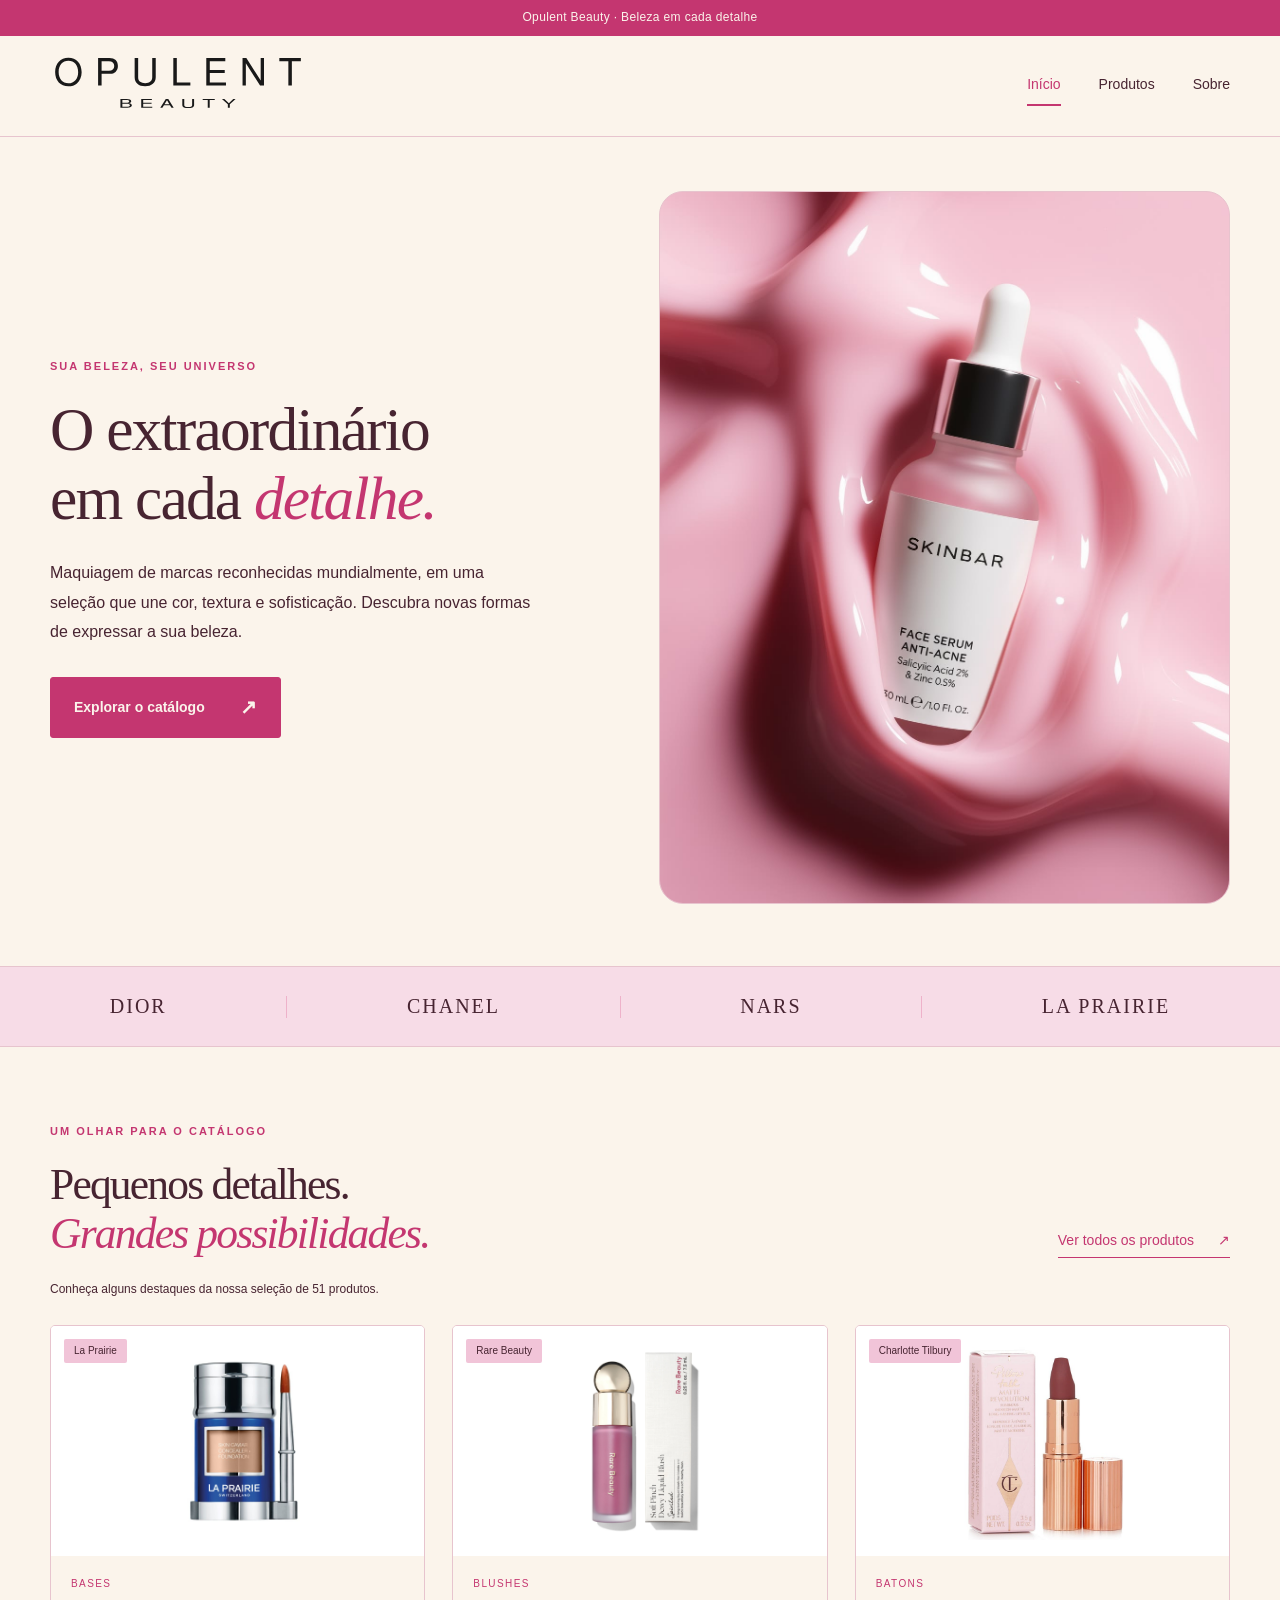
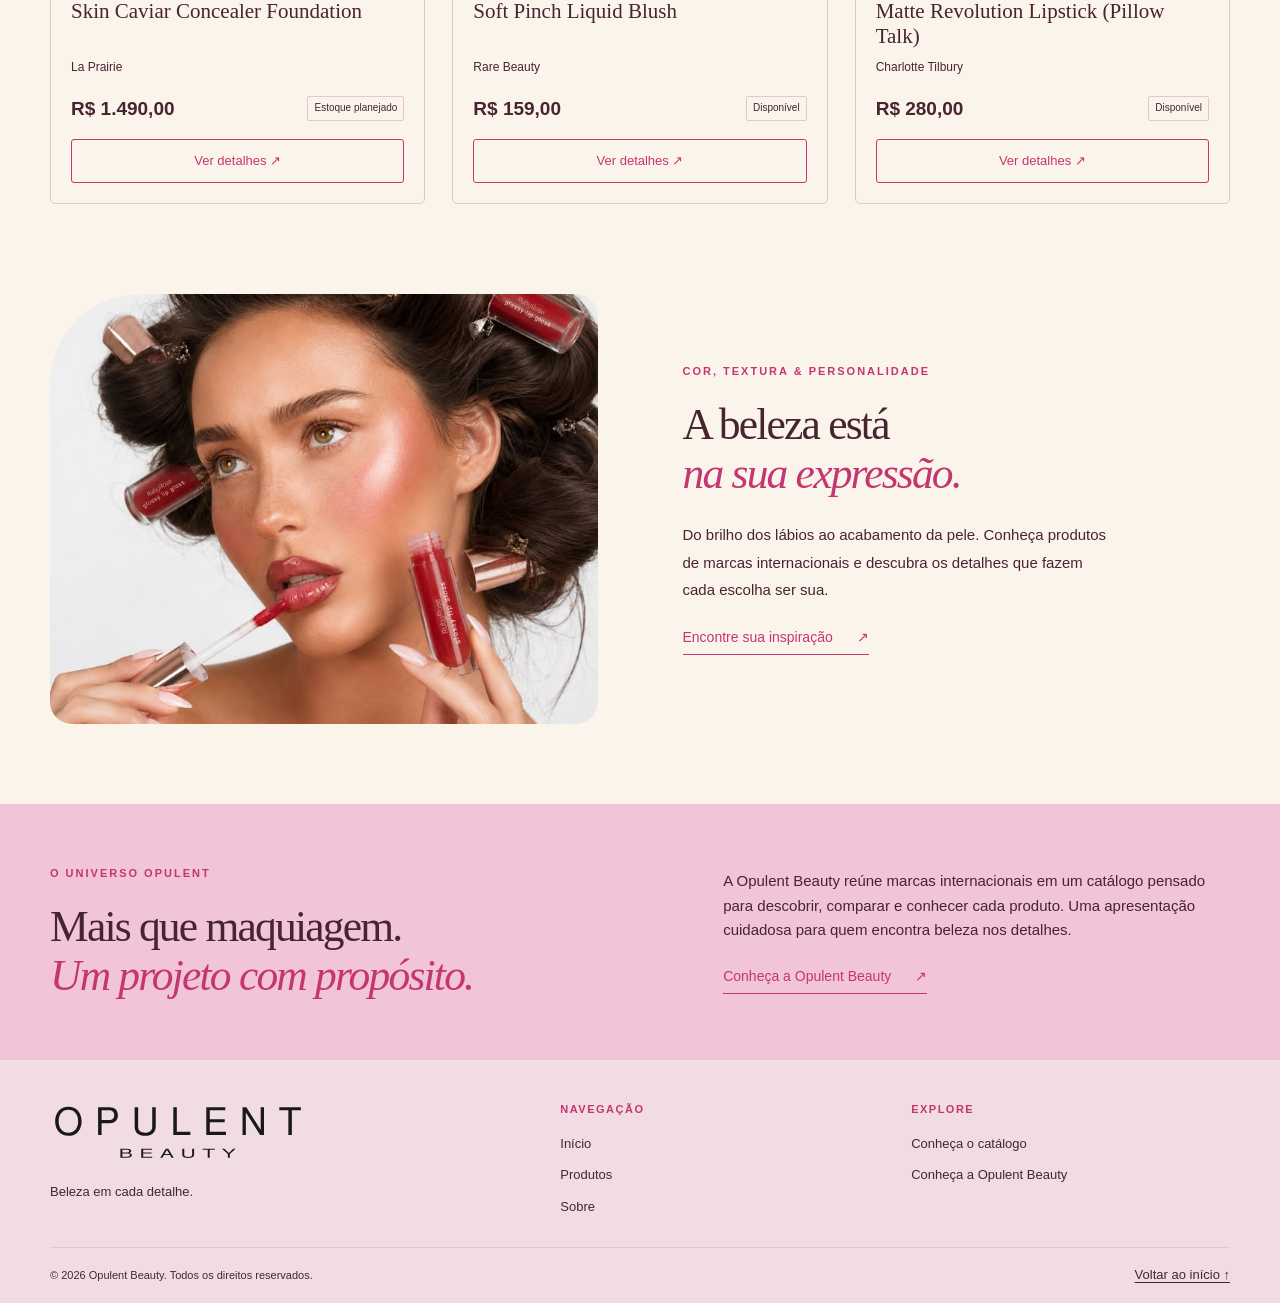
<file: index.html>
<!DOCTYPE html>
<html lang="pt-BR">
<head>
<meta charset="UTF-8">
<meta name="viewport" content="width=device-width, initial-scale=1.0">
<title>Opulent Beauty</title>
<meta name="description" content="Conheça a Opulent Beauty: uma seleção de marcas internacionais e maquiagem em cada detalhe.">
<meta name="theme-color" content="#FBF4EB">
<link rel="icon" href="assets/favicon.svg" type="image/svg+xml">
<link rel="stylesheet" href="style/style.css">
</head>
<body>
<a class="pular" href="#conteudo">Pular para o conteúdo</a>
<div class="aviso-demo">Opulent Beauty · Beleza em cada detalhe</div>
<header class="cabecalho">
<div class="container barra">
<a class="marca" href="index.html" aria-label="Opulent Beauty — início"><img class="logo" src="assets/logo-opulent-beauty.svg" alt="Opulent Beauty" width="1000" height="260">
</a>
<button class="menu-botao" type="button" aria-expanded="false" aria-controls="menu">Menu <span aria-hidden="true">☰</span>
</button>
<nav id="menu" aria-label="Navegação principal">
<a href="index.html" aria-current="page">Início</a>
<a href="pages/produtos.html">Produtos</a>
<a href="pages/sobre.html">Sobre</a>
</nav>
</div>
</header>
<main id="conteudo">
<section class="hero container">
<div class="hero-texto">
<p class="sobretitulo">SUA BELEZA, SEU UNIVERSO</p>
<h1>O extraordinário<br>em cada <em>detalhe.</em>
</h1>
<p class="introducao">Maquiagem de marcas reconhecidas mundialmente, em uma seleção que une cor, textura e sofisticação. Descubra novas formas de expressar a sua beleza.</p>
<a class="botao" href="pages/produtos.html">Explorar o catálogo <span aria-hidden="true">↗</span>
</a>
</div>
<div class="hero-visual home-editorial">
<img src="assets/produtos/foto-principal.jpg" alt="Imagem principal da Opulent Beauty" width="1200" height="1655" fetchpriority="high">
</div>
</section>
<section class="faixa faixa-marcas" aria-label="Algumas marcas presentes no catálogo"><div class="container faixa-conteudo"><span>DIOR</span><span class="divisor-marca" aria-hidden="true"></span><span>CHANEL</span><span class="divisor-marca" aria-hidden="true"></span><span>NARS</span><span class="divisor-marca" aria-hidden="true"></span><span>LA PRAIRIE</span></div></section>
<section class="secao container" aria-labelledby="titulo-destaques">
<div class="titulo-secao">
<div>
<p class="sobretitulo">UM OLHAR PARA O CATÁLOGO</p>
<h2 id="titulo-destaques">Pequenos detalhes.<br>
<em>Grandes possibilidades.</em>
</h2>
</div>
<a class="link-seta" href="pages/produtos.html">Ver todos os produtos <span aria-hidden="true">↗</span>
</a>
</div>
<p class="nota-dados">Conheça alguns destaques da nossa seleção de 51 produtos.</p>
<div id="destaques" class="grade-produtos">
</div>
<noscript>
<p>Ative o JavaScript para visualizar os produtos do catálogo.</p>
</noscript>
</section>
<section class="container beleza-editorial" aria-labelledby="titulo-editorial">
  <div class="editorial-pinceis"><img src="assets/produtos/foto-editorial.jpg" alt="Sérum rosa na composição editorial da Opulent Beauty" width="735" height="1100" loading="lazy"></div>
  <div class="editorial-conteudo"><p class="sobretitulo">COR, TEXTURA & PERSONALIDADE</p><h2>A beleza está<br><em>na sua expressão.</em></h2><p>Do brilho dos lábios ao acabamento da pele. Conheça produtos de marcas internacionais e descubra os detalhes que fazem cada escolha ser sua.</p><a class="link-seta" href="pages/produtos.html">Encontre sua inspiração <span aria-hidden="true">↗</span></a></div>
</section>
<section class="sobre-previa">
<div class="container sobre-previa-grade">
<div>
<p class="sobretitulo">O UNIVERSO OPULENT</p>
<h2>Mais que maquiagem.<br>
<em>Um projeto com propósito.</em>
</h2>
</div>
<div>
<p>A Opulent Beauty reúne marcas internacionais em um catálogo pensado para descobrir, comparar e conhecer cada produto. Uma apresentação cuidadosa para quem encontra beleza nos detalhes.</p>
<a class="link-seta" href="pages/sobre.html">Conheça a Opulent Beauty <span aria-hidden="true">↗</span>
</a>
</div>
</div>
</section>
</main>
<footer class="rodape">
 <div class="container rodape-grade">
  <div class="rodape-identidade">
   <a class="marca" href="index.html" aria-label="Opulent Beauty — início">
    <img class="logo" src="assets/logo-opulent-beauty.svg" alt="Opulent Beauty" width="1000" height="260">
   </a>
   <p>Beleza em cada detalhe.</p>
  </div>
  <div class="rodape-links">
   <h2>Navegação</h2>
   <a href="index.html">Início</a>
   <a href="pages/produtos.html">Produtos</a>
   <a href="pages/sobre.html">Sobre</a>
  </div>
  <div class="rodape-links">
   <h2>Explore</h2>
   <a href="pages/produtos.html">Conheça o catálogo</a>
   <a href="pages/sobre.html">Conheça a Opulent Beauty</a>
  </div>
 </div>
 <div class="container rodape-fim">
  <p>© <span class="ano-atual"></span> Opulent Beauty. Todos os direitos reservados.</p>
  <a href="#conteudo">Voltar ao início ↑</a>
 </div>
</footer>
<script src="script/dados.js" defer>
</script>
<script src="script/script.js" defer>
</script>
</body>
</html>
</file>
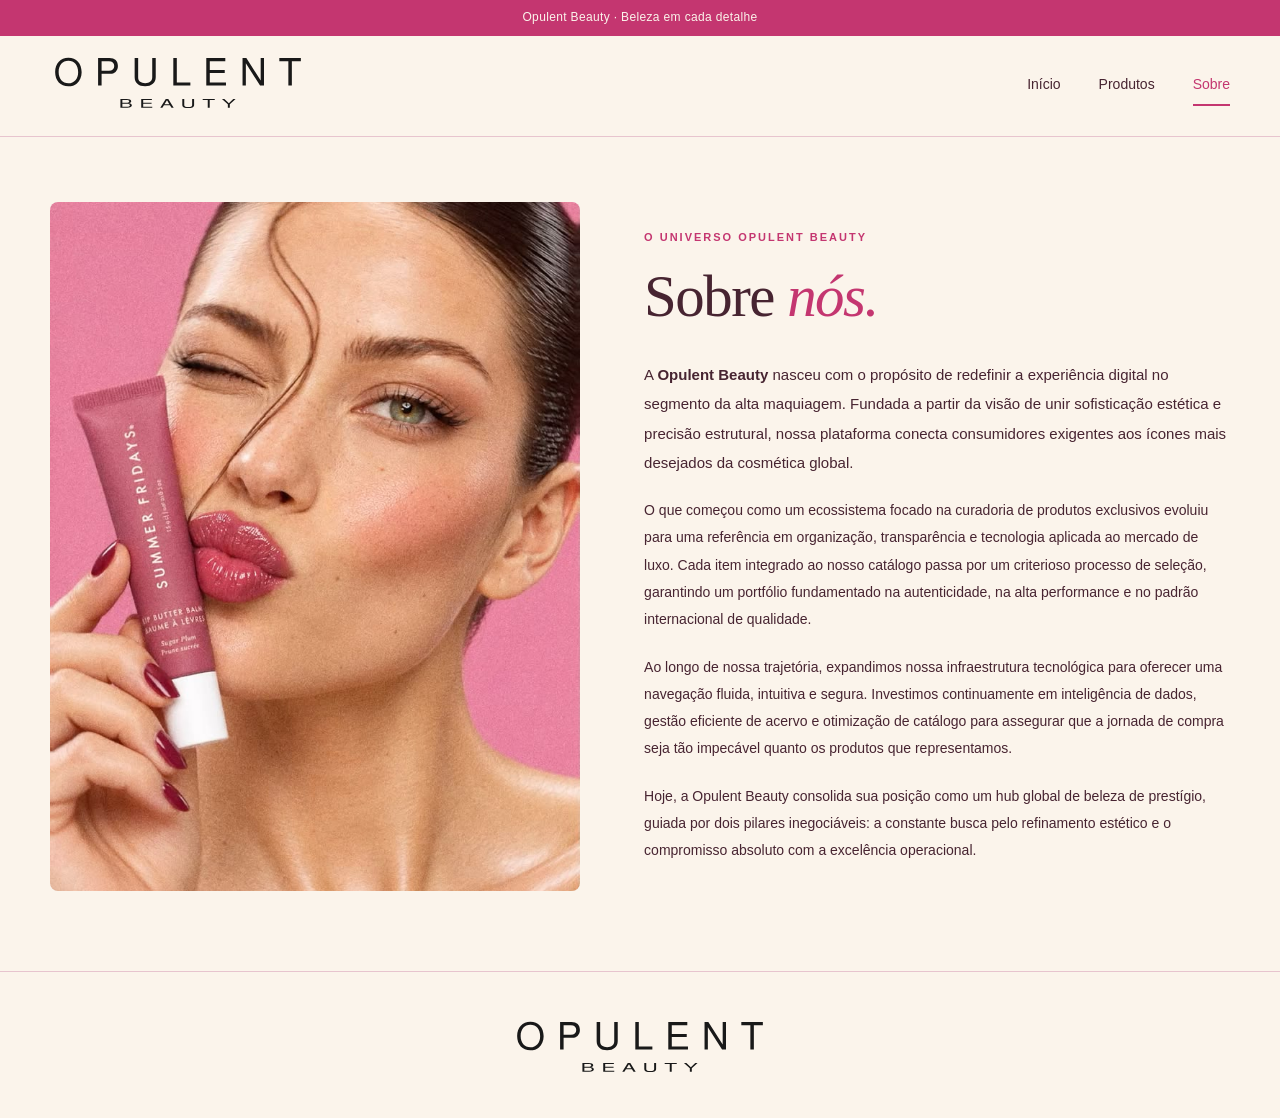
<file: sobre.html>
<!DOCTYPE html>
<html lang="pt-BR">
<head>
<meta charset="UTF-8">
<meta name="viewport" content="width=device-width, initial-scale=1.0">
<title>Opulent Beauty</title>
<meta name="description" content="Conheça a Opulent Beauty: curadoria de maquiagem, sofisticação estética e compromisso com a excelência.">
<meta name="theme-color" content="#FBF4EB">
<link rel="icon" href="assets/favicon.svg" type="image/svg+xml">
<link rel="stylesheet" href="style.css">
</head>
<body class="pagina-sobre">
<a class="pular" href="#conteudo">Pular para o conteúdo</a>
<div class="aviso-demo">Opulent Beauty · Beleza em cada detalhe</div>
<header class="cabecalho">
<div class="container barra">
<a class="marca" href="index.html" aria-label="Opulent Beauty — início"><img class="logo" src="assets/logo-opulent-beauty.svg" alt="Opulent Beauty" width="1000" height="260">
</a>
<button class="menu-botao" type="button" aria-expanded="false" aria-controls="menu">Menu <span aria-hidden="true">☰</span>
</button>
<nav id="menu" aria-label="Navegação principal">
<a href="index.html">Início</a>
<a href="produtos.html">Produtos</a>
<a href="sobre.html" aria-current="page">Sobre</a>
</nav>
</div>
</header>
<main id="conteudo">
<section class="container sobre-institucional" aria-labelledby="titulo-sobre">
  <figure class="sobre-retrato">
    <img src="assets/foto-sobre.jpg" alt="Modelo na apresentação da Opulent Beauty" width="1200" height="1480" fetchpriority="high">
  </figure>
  <div class="sobre-narrativa">
    <p class="sobretitulo">O UNIVERSO OPULENT BEAUTY</p>
    <h1 id="titulo-sobre">Sobre <em>nós.</em></h1>
    <p class="sobre-abertura">A <strong>Opulent Beauty</strong> nasceu com o propósito de redefinir a experiência digital no segmento da alta maquiagem. Fundada a partir da visão de unir sofisticação estética e precisão estrutural, nossa plataforma conecta consumidores exigentes aos ícones mais desejados da cosmética global.</p>
    <p>O que começou como um ecossistema focado na curadoria de produtos exclusivos evoluiu para uma referência em organização, transparência e tecnologia aplicada ao mercado de luxo. Cada item integrado ao nosso catálogo passa por um criterioso processo de seleção, garantindo um portfólio fundamentado na autenticidade, na alta performance e no padrão internacional de qualidade.</p>
    <p>Ao longo de nossa trajetória, expandimos nossa infraestrutura tecnológica para oferecer uma navegação fluida, intuitiva e segura. Investimos continuamente em inteligência de dados, gestão eficiente de acervo e otimização de catálogo para assegurar que a jornada de compra seja tão impecável quanto os produtos que representamos.</p>
    <p>Hoje, a Opulent Beauty consolida sua posição como um hub global de beleza de prestígio, guiada por dois pilares inegociáveis: a constante busca pelo refinamento estético e o compromisso absoluto com a excelência operacional.</p>
  </div>
</section>
</main>
<footer class="rodape">
<div class="container rodape-grade">
<a class="marca" href="index.html" aria-label="Opulent Beauty — início"><img class="logo" src="assets/logo-opulent-beauty.svg" alt="Opulent Beauty" width="1000" height="260"></a>
</div>

</footer>
<script src="dados.js" defer>
</script>
<script src="script.js" defer>
</script>
</body>
</html>
</file>
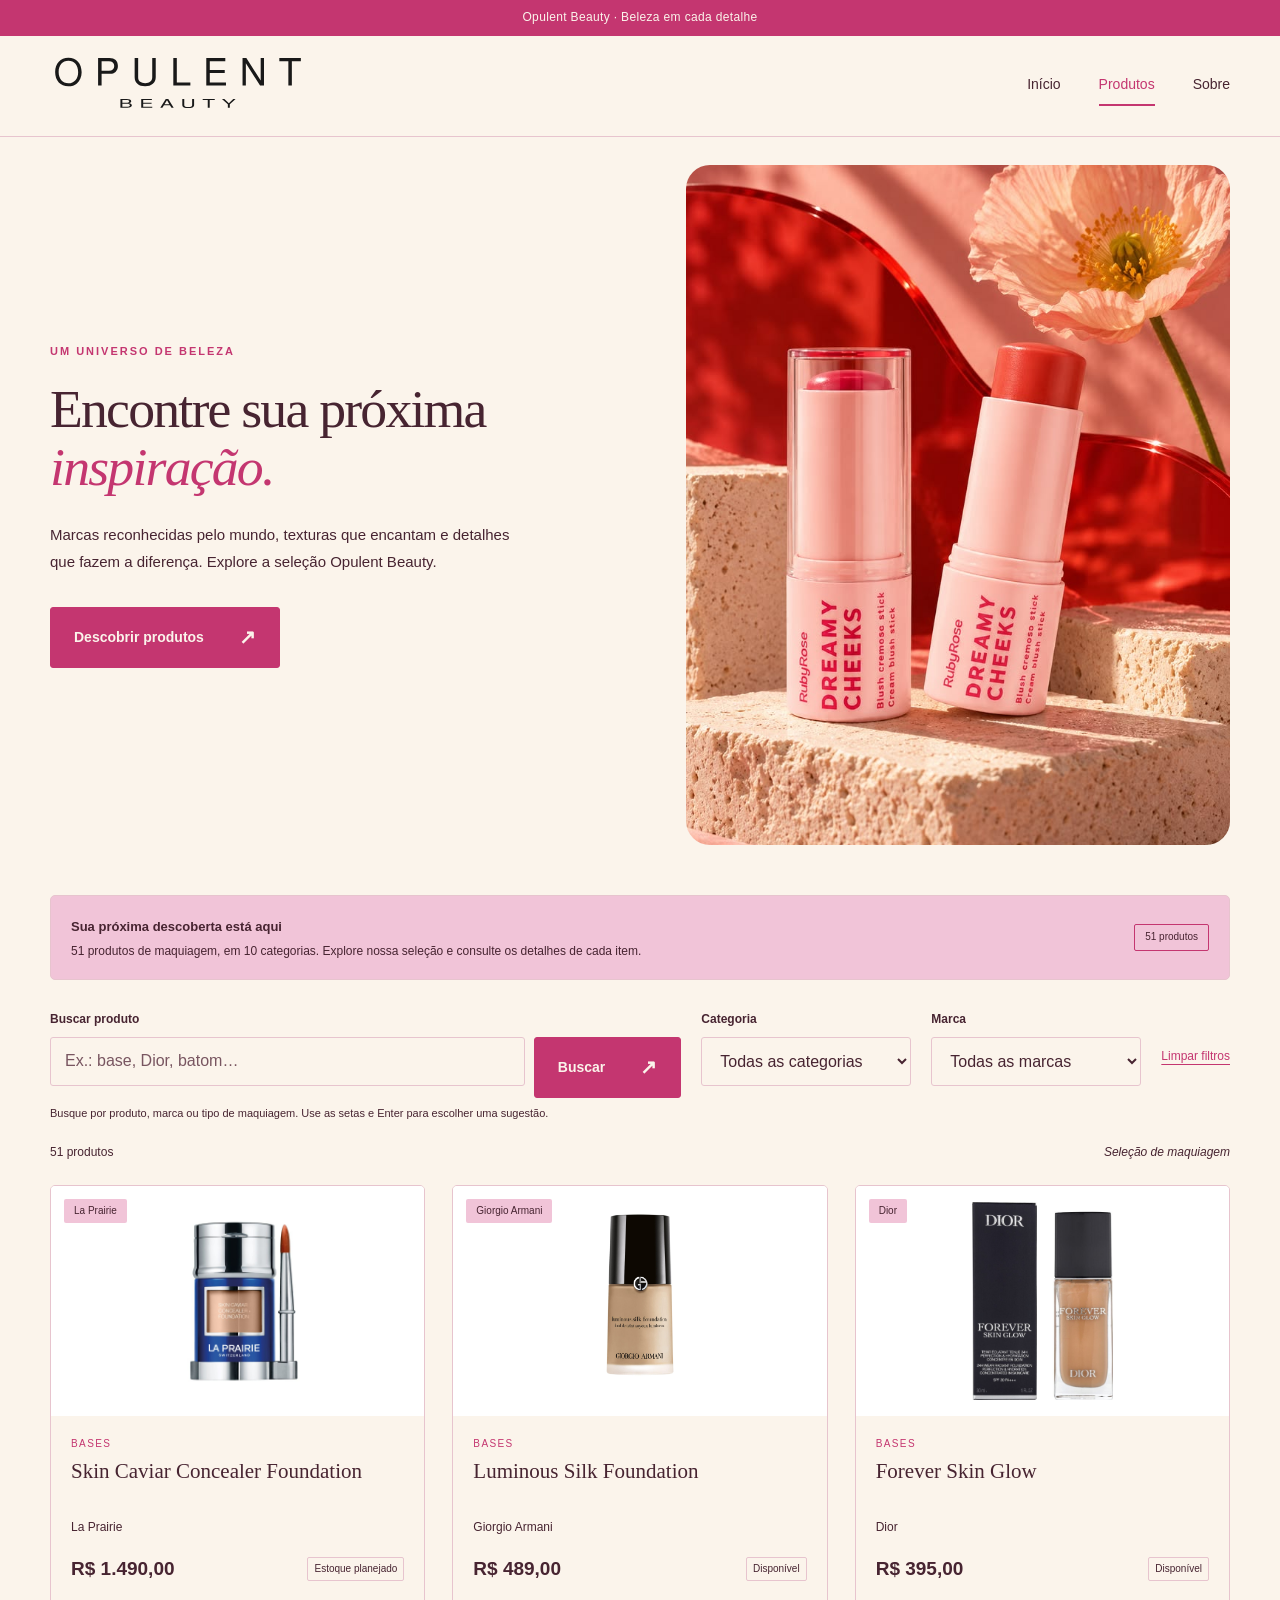
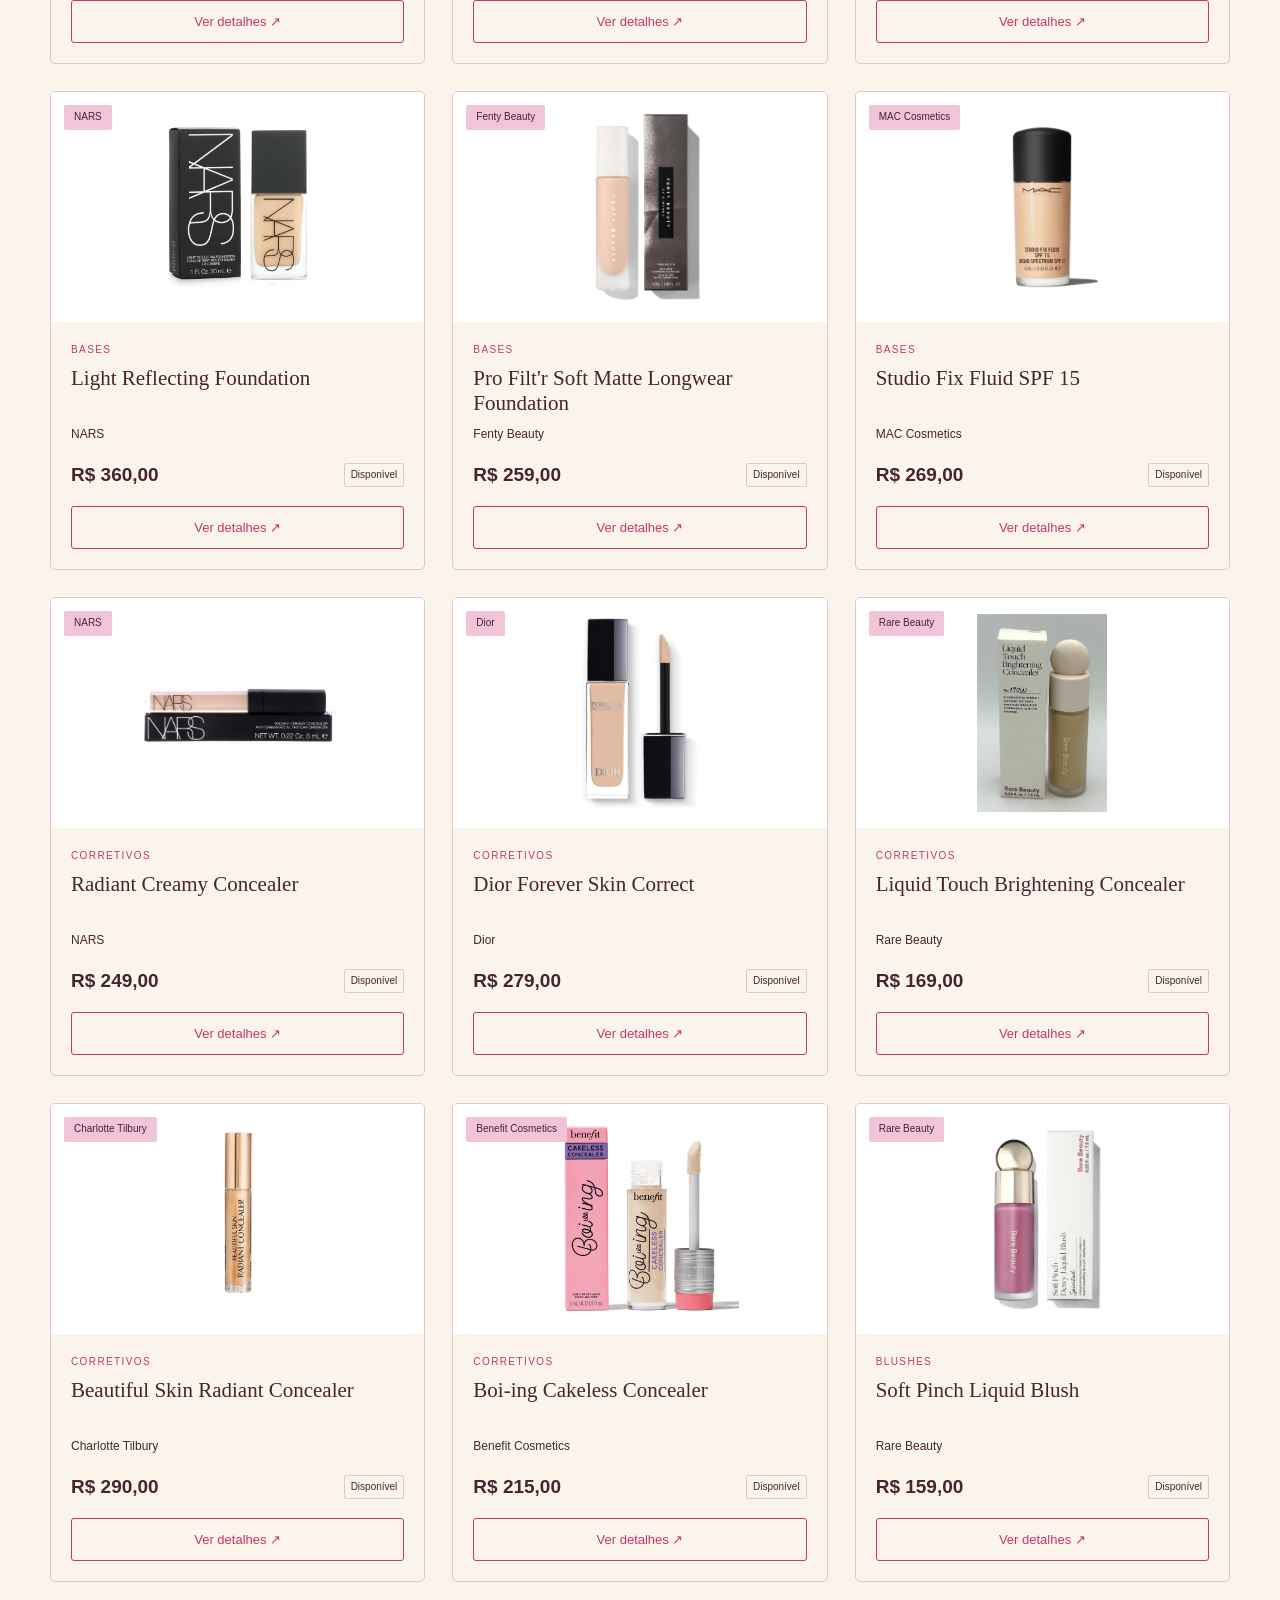
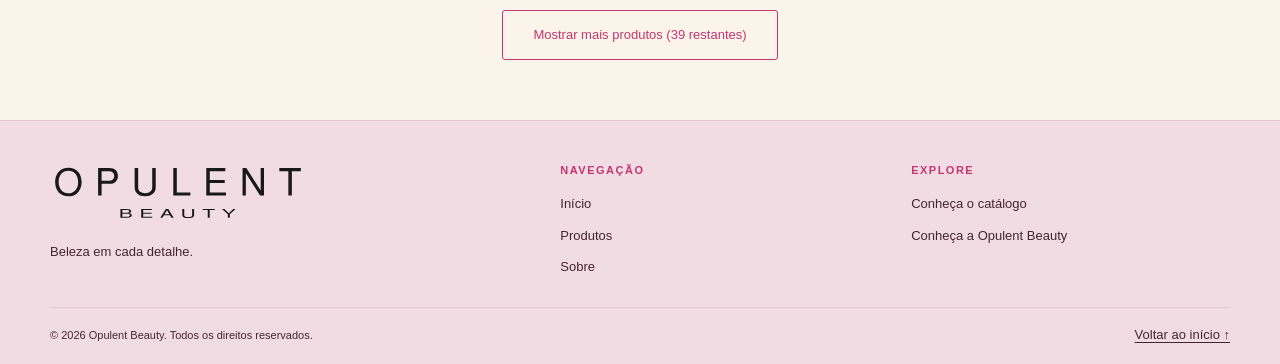
<file: pages/produtos.html>
<!DOCTYPE html>
<html lang="pt-BR">
<head>
<meta charset="UTF-8">
<meta name="viewport" content="width=device-width, initial-scale=1.0">
<title>Opulent Beauty</title>
<meta name="description" content="Explore o catálogo Opulent Beauty, com busca, categorias e detalhes dos produtos.">
<meta name="theme-color" content="#FBF4EB">
<link rel="icon" href="../assets/favicon.svg" type="image/svg+xml">
<link rel="stylesheet" href="../style/style.css">
</head>
<body>
<a class="pular" href="#conteudo">Pular para o conteúdo</a>
<div class="aviso-demo">Opulent Beauty · Beleza em cada detalhe</div>
<header class="cabecalho">
<div class="container barra">
<a class="marca" href="../index.html" aria-label="Opulent Beauty — início"><img class="logo" src="../assets/logo-opulent-beauty.svg" alt="Opulent Beauty" width="1000" height="260">
</a>
<button class="menu-botao" type="button" aria-expanded="false" aria-controls="menu">Menu <span aria-hidden="true">☰</span>
</button>
<nav id="menu" aria-label="Navegação principal">
<a href="../index.html">Início</a>
<a href="produtos.html" aria-current="page">Produtos</a>
<a href="sobre.html">Sobre</a>
</nav>
</div>
</header>
<main id="conteudo">
<section class="container pagina-topo catalogo-apresentacao">
<div class="catalogo-hero">
  <div class="catalogo-hero-texto">
    <p class="sobretitulo">UM UNIVERSO DE BELEZA</p>
    <h1>Encontre sua próxima<br><em>inspiração.</em></h1>
    <p class="introducao">Marcas reconhecidas pelo mundo, texturas que encantam e detalhes que fazem a diferença. Explore a seleção Opulent Beauty.</p>
    <a class="botao" href="#catalogo">Descobrir produtos <span aria-hidden="true">↗</span></a>
  </div>
  <figure class="catalogo-hero-foto">
    <img src="../assets/foto-produto.jpg" alt="Imagem de apresentação da Opulent Beauty" width="1200" height="1655" fetchpriority="high">
  </figure>
</div>
</section>
<section class="container catalogo" id="catalogo" aria-label="Catálogo de produtos">
<div class="painel-demo">
<div>
<strong>Sua próxima descoberta está aqui</strong>
<p>51 produtos de maquiagem, em 10 categorias. Explore nossa seleção e consulte os detalhes de cada item.</p>
</div>
<span class="etiqueta">51 produtos</span>
</div>
<form id="form-busca" class="filtros" role="search">
<div class="campo campo-busca">
<label for="busca">Buscar produto</label>
<p class="ajuda-busca" id="ajuda-busca">Busque por produto, marca ou tipo de maquiagem. Use as setas e Enter para escolher uma sugestão.</p>
<p class="somente-leitor" id="status-sugestoes" role="status" aria-live="polite"></p>
<div class="busca-grupo">
<div class="busca-controle" id="busca-controle">
<input id="busca" name="busca" type="search" role="combobox" aria-autocomplete="list" aria-expanded="false" aria-controls="sugestoes-lista" aria-describedby="ajuda-busca" autocomplete="off" placeholder="Ex.: base, Dior, batom…" maxlength="120">
<div class="sugestoes-painel" id="sugestoes-painel" hidden>
<p class="sugestoes-titulo" id="sugestoes-titulo">Sugestões de produtos</p>
<ul id="sugestoes-lista" role="listbox" aria-label="Sugestões de produtos"></ul>
</div>
</div>
<button class="botao" type="submit">Buscar <span aria-hidden="true">↗</span>
</button>
</div>
</div>
<div class="campo">
<label for="categoria">Categoria</label>
<select id="categoria" name="categoria">
<option value="todas">Todas as categorias</option>
</select>
</div>
<div class="campo"><label for="marca-filtro">Marca</label><select id="marca-filtro" name="marca"><option value="todas">Todas as marcas</option></select></div>
<button id="limpar" class="botao-limpar" type="button">Limpar filtros</button>
</form>
<div class="resultado-barra">
<p id="contagem" role="status" aria-live="polite">
</p>
<span>Seleção de maquiagem</span>
</div>
<div id="lista-produtos" class="grade-produtos">
</div>
<div class="carregar-area"><button class="botao-contorno" type="button" id="carregar-mais" hidden>Mostrar mais produtos</button></div>
<div id="sem-resultados" class="sem-resultados" hidden>
<span class="flor" aria-hidden="true">✳</span>
<h2>Nenhum produto encontrado</h2>
<p>Tente outro nome ou escolha uma categoria diferente.</p>
<button class="botao" id="limpar-vazio" type="button">Ver todos os produtos</button>
</div>
<noscript>
<p>Ative o JavaScript para usar a busca e visualizar os produtos.</p>
</noscript>
<section id="detalhes" class="detalhes" tabindex="-1" aria-labelledby="detalhes-titulo" hidden>
<div class="detalhes-topo">
<p class="sobretitulo">DETALHES DO PRODUTO</p>
<button id="fechar-detalhes" type="button" class="botao-limpar">Fechar detalhes ×</button>
</div>
<div id="detalhes-conteudo">
</div>
</section>
</section>
</main>
<footer class="rodape">
 <div class="container rodape-grade">
  <div class="rodape-identidade">
   <a class="marca" href="../index.html" aria-label="Opulent Beauty — início">
    <img class="logo" src="../assets/logo-opulent-beauty.svg" alt="Opulent Beauty" width="1000" height="260">
   </a>
   <p>Beleza em cada detalhe.</p>
  </div>
  <div class="rodape-links">
   <h2>Navegação</h2>
   <a href="../index.html">Início</a>
   <a href="produtos.html">Produtos</a>
   <a href="sobre.html">Sobre</a>
  </div>
  <div class="rodape-links">
   <h2>Explore</h2>
   <a href="produtos.html">Conheça o catálogo</a>
   <a href="sobre.html">Conheça a Opulent Beauty</a>
  </div>
 </div>
 <div class="container rodape-fim">
  <p>© <span class="ano-atual"></span> Opulent Beauty. Todos os direitos reservados.</p>
  <a href="#conteudo">Voltar ao início ↑</a>
 </div>
</footer>
<script src="../script/dados.js" defer>
</script>
<script src="../script/script.js" defer>
</script>
</body>
</html>
</file>
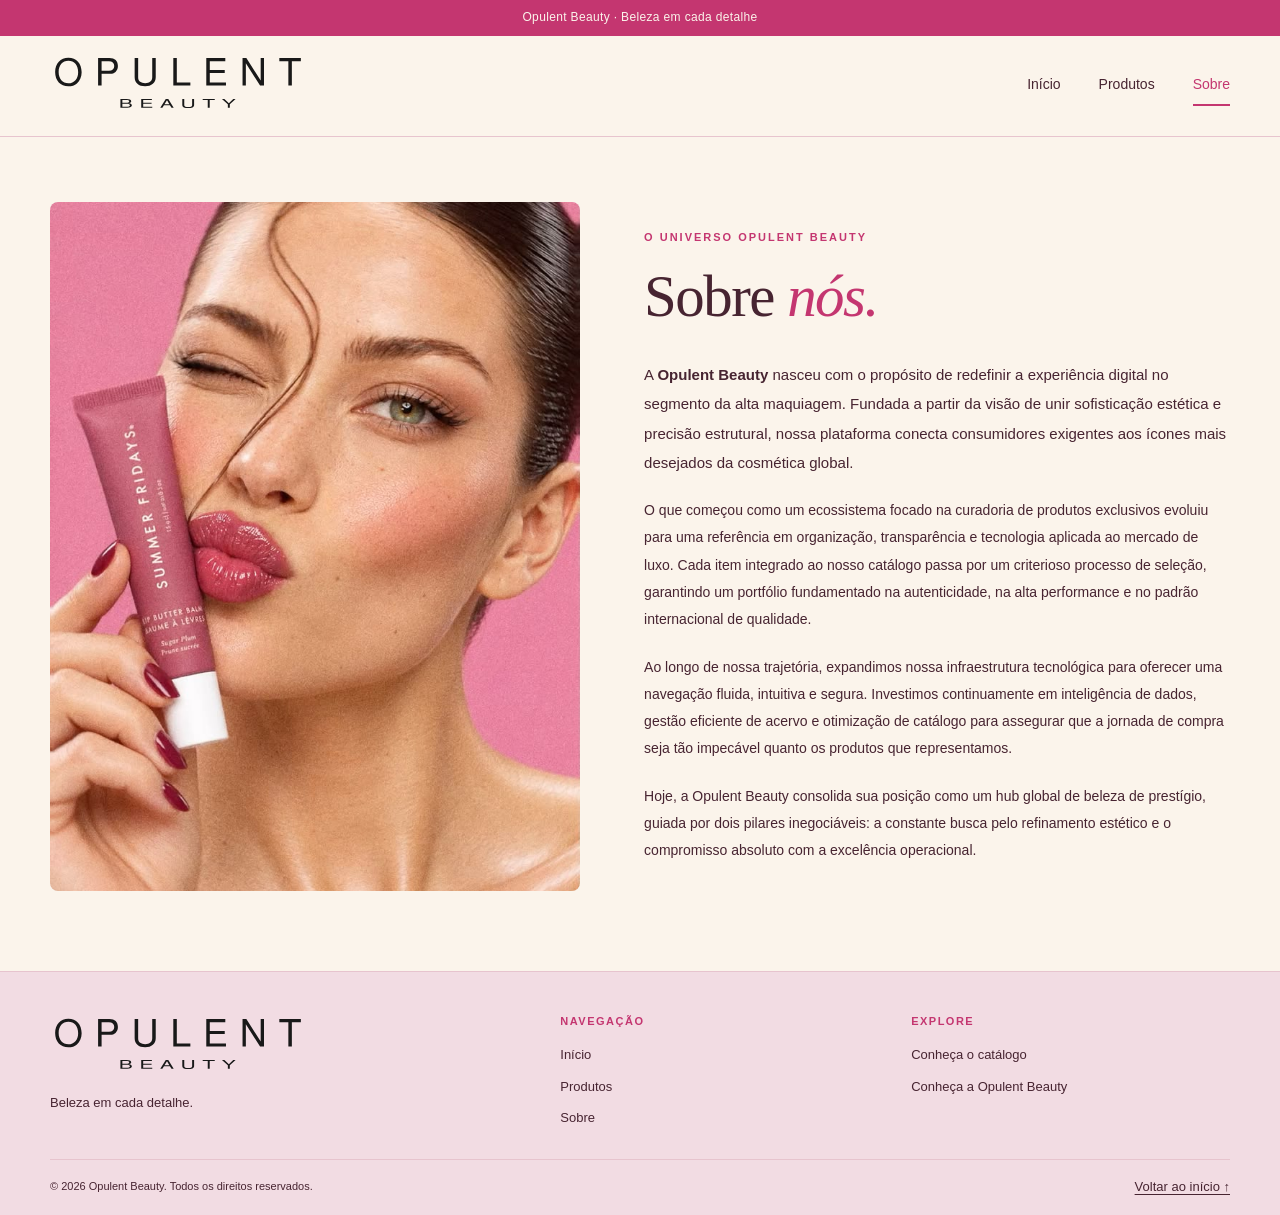
<file: pages/sobre.html>
<!DOCTYPE html>
<html lang="pt-BR">
<head>
<meta charset="UTF-8">
<meta name="viewport" content="width=device-width, initial-scale=1.0">
<title>Opulent Beauty</title>
<meta name="description" content="Conheça a Opulent Beauty: curadoria de maquiagem, sofisticação estética e compromisso com a excelência.">
<meta name="theme-color" content="#FBF4EB">
<link rel="icon" href="../assets/favicon.svg" type="image/svg+xml">
<link rel="stylesheet" href="../style/style.css">
</head>




<body class="pagina-sobre">
<a class="pular" href="#conteudo">Pular para o conteúdo</a>
<div class="aviso-demo">Opulent Beauty · Beleza em cada detalhe</div>
<header class="cabecalho">
<div class="container barra">
<a class="marca" href="../index.html" aria-label="Opulent Beauty — início"><img class="logo" src="../assets/logo-opulent-beauty.svg" alt="Opulent Beauty" width="1000" height="260">
</a>
<button class="menu-botao" type="button" aria-expanded="false" aria-controls="menu">Menu <span aria-hidden="true">☰</span>
</button>
<nav id="menu" aria-label="Navegação principal">
<a href="../index.html">Início</a>
<a href="produtos.html">Produtos</a>
<a href="sobre.html" aria-current="page">Sobre</a>
</nav>
</div>
</header>
<main id="conteudo">
<section class="container sobre-institucional" aria-labelledby="titulo-sobre">
  <figure class="sobre-retrato">
    <img src="../assets/foto-sobre.jpg" alt="Modelo na apresentação da Opulent Beauty" width="1200" height="1480" fetchpriority="high">
  </figure>
  <div class="sobre-narrativa">
    <p class="sobretitulo">O UNIVERSO OPULENT BEAUTY</p>
    <h1 id="titulo-sobre">Sobre <em>nós.</em></h1>
    <p class="sobre-abertura">A <strong>Opulent Beauty</strong> nasceu com o propósito de redefinir a experiência digital no segmento da alta maquiagem. Fundada a partir da visão de unir sofisticação estética e precisão estrutural, nossa plataforma conecta consumidores exigentes aos ícones mais desejados da cosmética global.</p>
    <p>O que começou como um ecossistema focado na curadoria de produtos exclusivos evoluiu para uma referência em organização, transparência e tecnologia aplicada ao mercado de luxo. Cada item integrado ao nosso catálogo passa por um criterioso processo de seleção, garantindo um portfólio fundamentado na autenticidade, na alta performance e no padrão internacional de qualidade.</p>
    <p>Ao longo de nossa trajetória, expandimos nossa infraestrutura tecnológica para oferecer uma navegação fluida, intuitiva e segura. Investimos continuamente em inteligência de dados, gestão eficiente de acervo e otimização de catálogo para assegurar que a jornada de compra seja tão impecável quanto os produtos que representamos.</p>
    <p>Hoje, a Opulent Beauty consolida sua posição como um hub global de beleza de prestígio, guiada por dois pilares inegociáveis: a constante busca pelo refinamento estético e o compromisso absoluto com a excelência operacional.</p>
  </div>
</section>
</main>
<footer class="rodape">
 <div class="container rodape-grade">
  <div class="rodape-identidade">
   <a class="marca" href="../index.html" aria-label="Opulent Beauty — início">
    <img class="logo" src="../assets/logo-opulent-beauty.svg" alt="Opulent Beauty" width="1000" height="260">
   </a>
   <p>Beleza em cada detalhe.</p>
  </div>
  <div class="rodape-links">
   <h2>Navegação</h2>
   <a href="../index.html">Início</a>
   <a href="produtos.html">Produtos</a>
   <a href="sobre.html">Sobre</a>
  </div>
  <div class="rodape-links">
   <h2>Explore</h2>
   <a href="produtos.html">Conheça o catálogo</a>
   <a href="sobre.html">Conheça a Opulent Beauty</a>
  </div>
 </div>
 <div class="container rodape-fim">
  <p>© <span class="ano-atual"></span> Opulent Beauty. Todos os direitos reservados.</p>
  <a href="#conteudo">Voltar ao início ↑</a>
 </div>
</footer>
<script src="../script/dados.js" defer>
</script>
<script src="../script/script.js" defer>
</script>
</body>
</html>
</file>
<file: style/style.css>
:root {
    --champagne:#fbf4eb;
    --blush:#fbd9e5;
    --pink:#f283af;
    --rose:#c43670;
    --sunset:#f3cc97;
    --tinta:#472431;
    --borda:#e7c4ce;
    --largura:1180px;
}

* {
    box-sizing:border-box;
}

html {
    scroll-behavior:smooth;
    scroll-padding-top:25px;
}

body {
    margin:0;
    background:var(--champagne);
    color:var(--tinta);
    font:16px/1.65 Arial,Helvetica,sans-serif;
}

img {
    display:block;
    max-width:100%;
    height:auto;
}

a {
    color:inherit;
}

button,input,select {
    font:inherit;
}

button,a,input,select {
    -webkit-tap-highlight-color:transparent;
}

button {
    cursor:pointer;
}

a {
    text-decoration:none;
}

p {
    margin:0 0 20px;
}

h1,h2,h3 {
    line-height:1.12;
    margin:0;
    font-weight:400;
}

h1,h2 {
    font-family:Georgia,'Times New Roman',serif;
    letter-spacing:-1.8px;
}

h1 {
    font-size:clamp(43px,5vw,69px);
}

h2 {
    font-size:clamp(32px,3.4vw,46px);
}

h3 {
    font-size:23px;
}

em {
    color:var(--rose);
    font-weight:400;
}

a,button,input,select {
    transition:background-color .2s,color .2s,border-color .2s,transform .2s;
}

a:focus-visible,button:focus-visible,input:focus-visible,select:focus-visible,[tabindex]:focus-visible {
    outline:3px solid var(--rose);
    outline-offset:5px;
}

[hidden] {
    display:none!important;
}

.container {
    width:min(var(--largura),calc(100% - 64px));
    margin-inline:auto;
}

.pular {
    position:absolute;
    top:-100px;
    left:20px;
    z-index:10;
    background:var(--champagne);
    padding:12px;
}

.pular:focus {
    top:12px;
}

.aviso-demo {
    background:var(--rose);
    color:var(--champagne);
    text-align:center;
    font-size:12px;
    letter-spacing:.35px;
    padding:8px 20px;
}

.cabecalho {
    border-bottom:1px solid var(--borda);
}

.barra {
    display:flex;
    align-items:center;
    justify-content:space-between;
    min-height:100px;
}

.marca {
    font:30px/.8 Georgia,serif;
    letter-spacing:-1.4px;
    display:block;
    width:max-content;
}

.marca>span {
    display:block;
    font-size:24px;
    text-align:right;
    padding-top:4px;
}

.ponto {
    color:var(--rose);
}

nav {
    display:flex;
    gap:38px;
}

nav a {
    font-size:14px;
    padding:8px 0;
}

nav a:hover {
    color:var(--rose);
}

nav a[aria-current] {
    color:var(--rose);
    border-bottom:2px solid var(--rose);
}

.menu-botao {
    display:none;
}

.hero {
    display:grid;
    grid-template-columns:1fr 1.05fr;
    gap:56px;
    align-items:center;
    padding-block:65px 80px;
}

.sobretitulo {
    font-size:11px;
    letter-spacing:2px;
    font-weight:700;
    color:var(--rose);
    margin-bottom:20px;
}

.introducao {
    max-width:490px;
    margin:25px 0 30px;
    font-size:16px;
    line-height:1.85;
}

.botao {
    display:inline-flex;
    align-items:center;
    justify-content:center;
    gap:35px;
    background:var(--rose);
    color:var(--champagne);
    border:1px solid var(--rose);
    padding:13px 23px;
    border-radius:3px;
    font-size:14px;
    font-weight:700;
    min-height:49px;
}

.botao:hover {
    background:var(--tinta);
    border-color:var(--tinta);
    transform:translateY(-2px);
}

.botao span {
    font-size:20px;
}

.hero-nota {
    display:flex;
    gap:16px;
    align-items:center;
    margin-top:36px;
    font-size:12px;
    line-height:1.6;
}

.flor {
    font-size:43px;
    line-height:1;
    color:var(--rose);
}

.hero-visual {
    position:relative;
    background:var(--blush);
    border-radius:150px 150px 5px 5px;
    padding:16px 16px 40px;
    background-image:repeating-linear-gradient(90deg,var(--blush) 0,var(--blush) 13px,var(--champagne) 13px,var(--champagne) 26px);
}

.hero-visual img {
    width:100%;
    height:440px;
    object-fit:cover;
    border-radius:140px 140px 3px 3px;
}

.selo {
    position:absolute;
    bottom:54px;
    left:-25px;
    background:var(--champagne);
    border:1px solid var(--rose);
    border-radius:50%;
    width:128px;
    height:128px;
    display:flex;
    flex-direction:column;
    align-items:center;
    justify-content:center;
    font-size:12px;
    line-height:1.5;
    transform:rotate(-12deg);
}

.selo em {
    font-family:Georgia,serif;
    font-size:19px;
}

.foto-legenda {
    position:absolute;
    bottom:10px;
    right:20px;
    font-size:10px;
    background:var(--champagne);
    padding:1px 7px;
    border-radius:2px;
}

.faixa {
    background:var(--blush);
    border-block:1px solid var(--borda);
}

.faixa-conteudo {
    display:flex;
    justify-content:space-around;
    align-items:center;
    padding-block:17px;
    font-family:Georgia,serif;
    font-size:21px;
}

.faixa-conteudo span:nth-child(even) {
    color:var(--rose);
    font-size:25px;
}

.secao {
    padding-block:75px;
}

.titulo-secao {
    display:flex;
    justify-content:space-between;
    gap:25px;
    align-items:flex-end;
    margin-bottom:22px;
}

.link-seta {
    display:inline-flex;
    gap:24px;
    align-items:center;
    border-bottom:1px solid var(--rose);
    font-size:14px;
    padding-bottom:5px;
    color:var(--rose);
    width:max-content;
}

.link-seta:hover {
    gap:32px;
}

.nota-dados {
    font-size:12px;
    margin-bottom:25px;
}

.grade-produtos {
    display:grid;
    grid-template-columns:repeat(3,minmax(0,1fr));
    gap:27px;
}

.produto-card {
    border:1px solid var(--borda);
    border-radius:5px;
    overflow:hidden;
    background:var(--champagne);
    transition:transform .25s,border-color .25s;
}

.produto-card:hover {
    transform:translateY(-5px);
    border-color:var(--rose);
}

.produto-imagem {
    position:relative;
    overflow:hidden;
}

.produto-imagem img {
    width:100%;
    height:230px;
    object-fit:contain;
    transition:transform .3s;
}

.produto-card:hover img {
    transform:scale(1.04);
}

.produto-imagem .etiqueta {
    position:absolute;
    top:13px;
    left:13px;
}

.etiqueta {
    background:var(--blush);
    color:var(--tinta);
    padding:4px 10px;
    font-size:10px;
    border-radius:2px;
    white-space:nowrap;
}

.produto-info {
    padding:20px;
}

.produto-categoria {
    font-size:10px;
    letter-spacing:1.4px;
    text-transform:uppercase;
    color:var(--rose);
    margin-bottom:7px;
}

.produto-info h3 {
    font:24px/1.2 Georgia,serif;
    margin-bottom:7px;
}

.produto-marca {
    font-size:12px;
    margin-bottom:15px;
}

.produto-linha {
    display:flex;
    align-items:center;
    justify-content:space-between;
    gap:8px;
    margin-bottom:15px;
}

.preco {
    font-size:19px;
    font-weight:700;
}

.estoque {
    font-size:10px;
    border:1px solid var(--borda);
    padding:3px 6px;
    border-radius:2px;
}

.estoque.baixo {
    background:var(--blush);
}

.botao-contorno {
    width:100%;
    border:1px solid var(--rose);
    color:var(--rose);
    background:transparent;
    padding:10px 15px;
    font-size:13px;
    border-radius:3px;
    display:block;
    text-align:center;
}

.botao-contorno:hover {
    background:var(--rose);
    color:var(--champagne);
}

.sobre-previa {
    background:var(--blush);
    padding-block:60px;
}

.sobre-previa-grade {
    display:grid;
    grid-template-columns:1.2fr 1fr;
    gap:65px;
    align-items:center;
}

.sobre-previa p:not(.sobretitulo) {
    font-size:15px;
}

.rodape {
    padding-top:45px;
}

.rodape-grade {
    display:grid;
    grid-template-columns:1fr 1.1fr 1fr;
    align-items:center;
    gap:25px;
    padding-bottom:35px;
}

.rodape-grade p {
    font-size:14px;
    margin:0;
}

.rodape-grade p span {
    font-size:12px;
}

.rodape nav {
    justify-content:flex-end;
    gap:25px;
}

.rodape-fim {
    border-top:1px solid var(--borda);
    display:flex;
    justify-content:space-between;
    font-size:11px;
    padding-block:17px;
}

.pagina-topo {
    padding-top:28px;
    padding-bottom:32px;
}

.caminho {
    display:flex;
    gap:14px;
    font-size:12px;
    margin-bottom:38px;
}

.caminho a:hover {
    text-decoration:underline;
}

.pagina-topo .introducao {
    max-width:640px;
    margin-bottom:0;
}

.pagina-topo h1 {
    font-size:clamp(42px,4.5vw,62px);
}

.catalogo {
    padding-bottom:60px;
}

.painel-demo {
    background:var(--blush);
    border:1px solid var(--borda);
    padding:17px 20px;
    display:flex;
    justify-content:space-between;
    gap:20px;
    align-items:center;
    border-radius:5px;
}

.painel-demo strong {
    font-size:13px;
}

.painel-demo p {
    font-size:12px;
    margin:3px 0 0;
}

.painel-demo .etiqueta {
    border:1px solid var(--rose);
}

.filtros {
    display:flex;
    align-items:flex-end;
    gap:20px;
    margin-top:30px;
}

.campo {
    display:flex;
    flex-direction:column;
    gap:7px;
}

.campo-busca {
    flex:1;
}

.campo label {
    font-size:12px;
    font-weight:700;
}

.busca-grupo {
    display:flex;
    gap:9px;
}

input,select {
    min-height:49px;
    border:1px solid var(--borda);
    border-radius:3px;
    padding:10px 14px;
    color:var(--tinta);
    background:var(--champagne);
    width:100%;
    min-width:0;
}

input::placeholder {
    color:#785560;
}

select {
    min-width:200px;
}

.botao-limpar {
    color:var(--rose);
    background:none;
    border:0;
    text-decoration:underline;
    text-underline-offset:4px;
    font-size:12px;
    padding:13px 0;
    white-space:nowrap;
}

.botao-limpar:hover {
    color:var(--tinta);
}

.resultado-barra {
    display:flex;
    justify-content:space-between;
    gap:10px;
    padding-block:22px;
    font-size:12px;
}

.resultado-barra p {
    margin:0;
}

.resultado-barra>span {
    font-style:italic;
}

.sem-resultados {
    text-align:center;
    border:1px dashed var(--borda);
    padding:65px 20px;
}

.sem-resultados h2 {
    font-size:30px;
    margin:15px 0;
}

.sem-resultados p {
    font-size:14px;
}

.detalhes {
    margin-top:40px;
    border:1px solid var(--rose);
    border-radius:5px;
    padding:30px;
    background:var(--blush);
}

.detalhes-topo {
    display:flex;
    justify-content:space-between;
    gap:15px;
    align-items:center;
    margin-bottom:20px;
}

.detalhes-topo .sobretitulo {
    margin:0;
}

.detalhes-grade {
    display:grid;
    grid-template-columns:1fr 1.7fr;
    gap:35px;
    align-items:start;
}

.detalhes-grade>img {
    width:100%;
    border-radius:5px;
}

.detalhes h2 {
    font-size:37px;
    margin-bottom:15px;
}

.detalhes p {
    font-size:14px;
}

.dados-detalhes {
    display:grid;
    grid-template-columns:1fr 1fr;
    gap:16px;
    margin:25px 0;
}

.dados-detalhes div {
    border-bottom:1px solid var(--borda);
    padding-bottom:8px;
}

.dados-detalhes dt {
    font-size:11px;
}

.dados-detalhes dd {
    font-size:15px;
    font-weight:700;
    margin:4px 0 0;
}

.historia {
    display:grid;
    grid-template-columns:1fr 1.1fr;
    gap:65px;
    align-items:center;
    padding-block:15px 75px;
}

.historia-imagem {
    position:relative;
    background:var(--blush);
    padding:20px 20px 35px;
    border-radius:120px 120px 3px 3px;
}

.historia-imagem img {
    height:430px;
    width:100%;
    object-fit:cover;
    border-radius:110px 110px 3px 3px;
}

.historia h2 {
    margin-bottom:24px;
}

.historia p:not(.sobretitulo) {
    font-size:14px;
    line-height:1.85;
}

.proposta {
    padding-block:65px;
    background:var(--blush);
}

.grade-valores {
    display:grid;
    grid-template-columns:repeat(3,1fr);
    gap:35px;
    margin-top:35px;
}

.grade-valores article {
    border-top:1px solid var(--rose);
    padding-top:20px;
}

.numero {
    font:italic 26px Georgia,serif;
    color:var(--rose);
    display:block;
    margin-bottom:20px;
}

.grade-valores h3 {
    font-family:Georgia,serif;
    margin-bottom:13px;
}

.grade-valores p {
    font-size:14px;
    margin:0;
}

.convite {
    text-align:center;
}

.convite .sobretitulo {
    margin-top:20px;
}

.convite .botao {
    margin-top:30px;
}

.hero-texto,.pagina-topo h1 {
    animation:entrada .6s ease-out;
}

@keyframes entrada {
    from {
        opacity:.3;
        transform:translateY(12px);
    }
    to {
        opacity:1;
        transform:translateY(0);
    }
}

@media(min-width:1600px) {
    .hero {
        padding-block:85px 95px;
    }
    .hero-visual img {
        height:490px;
    }
}

@media(max-width:950px) {
    .hero {
        gap:30px;
    }
    .hero h1 {
        font-size:47px;
    }
    .hero-visual img {
        height:400px;
    }
    .selo {
        left:-14px;
        width:105px;
        height:105px;
    }
    .filtros {
        flex-wrap:wrap;
    }
    .campo-busca {
        flex-basis:60%;
    }
    .grade-produtos {
        gap:18px;
    }
    .produto-info {
        padding:15px;
    }
    .produto-linha {
        align-items:flex-start;
        flex-direction:column;
    }
    .historia {
        gap:30px;
    }
    .rodape-grade {
        grid-template-columns:1fr 1fr;
    }
    .rodape nav {
        grid-column:1/-1;
        justify-content:flex-start;
    }
    .sobre-previa-grade {
        gap:35px;
    }
    .produto-imagem img {
        height:200px;
    }
}

@media(max-width:700px) {
    .container {
        width:calc(100% - 36px);
    }
    .aviso-demo {
        font-size:10px;
        padding-inline:15px;
    }
    .barra {
        min-height:82px;
        flex-wrap:wrap;
    }
    .marca {
        font-size:27px;
    }
    .marca>span {
        font-size:21px;
    }
    .menu-botao {
        display:flex;
        align-items:center;
        gap:15px;
        border:1px solid var(--borda);
        background:var(--champagne);
        padding:7px 12px;
        border-radius:3px;
        font-size:13px;
        color:var(--tinta);
    }
    .cabecalho nav {
        display:none;
        flex-basis:100%;
        gap:0;
        padding-block:5px 15px;
        justify-content:space-between;
    }
    .cabecalho nav.aberto {
        display:flex;
    }
    .hero {
        grid-template-columns:1fr;
        padding-block:38px 45px;
        gap:35px;
    }
    .hero h1 {
        font-size:49px;
    }
    .introducao {
        font-size:15px;
        margin-top:22px;
    }
    .hero-nota {
        margin-top:26px;
    }
    .hero-visual {
        margin-inline:12px;
        padding-bottom:30px;
        border-radius:100px 100px 3px 3px;
    }
    .hero-visual img {
        height:340px;
        border-radius:90px 90px 3px 3px;
    }
    .selo {
        bottom:45px;
        left:-12px;
    }
    .foto-legenda {
        font-size:9px;
        bottom:7px;
    }
    .faixa-conteudo {
        font-size:16px;
        gap:10px;
        padding-block:13px;
    }
    .faixa-conteudo span:nth-child(even) {
        font-size:17px;
    }
    .secao {
        padding-block:48px;
    }
    .titulo-secao {
        align-items:flex-start;
        flex-direction:column;
        gap:20px;
    }
    .sobretitulo {
        font-size:10px;
        margin-bottom:16px;
    }
    h2 {
        font-size:34px;
        letter-spacing:-1px;
    }
    .grade-produtos {
        grid-template-columns:repeat(2,minmax(0,1fr));
        gap:14px;
    }
    .produto-imagem img {
        height:155px;
    }
    .produto-info {
        padding:13px;
    }
    .produto-info h3 {
        font-size:20px;
        min-height:48px;
    }
    .produto-categoria {
        font-size:9px;
    }
    .produto-marca {
        font-size:10px;
    }
    .preco {
        font-size:17px;
    }
    .estoque {
        font-size:9px;
    }
    .produto-imagem .etiqueta {
        top:8px;
        left:8px;
        font-size:9px;
        padding:2px 6px;
    }
    .botao-contorno {
        font-size:12px;
        padding-inline:5px;
    }
    .sobre-previa {
        padding-block:40px;
    }
    .sobre-previa-grade {
        grid-template-columns:1fr;
        gap:25px;
    }
    .rodape-grade {
        gap:25px;
    }
    .rodape-grade p {
        font-size:12px;
    }
    .rodape nav {
        gap:30px;
    }
    .rodape-fim {
        gap:18px;
        font-size:10px;
    }
    .pagina-topo {
        padding-top:22px;
    }
    .pagina-topo h1 {
        font-size:43px;
    }
    .caminho {
        margin-bottom:25px;
    }
    .painel-demo {
        padding:14px;
        align-items:flex-start;
        flex-direction:column;
        gap:10px;
    }
    .painel-demo p {
        font-size:11px;
    }
    .painel-demo .etiqueta {
        display:none;
    }
    .filtros {
        gap:15px;
    }
    .campo-busca {
        flex-basis:100%;
    }
    .campo:not(.campo-busca) {
        flex:1;
    }
    .busca-grupo .botao {
        gap:10px;
        padding:10px 15px;
    }
    .busca-grupo input {
        font-size:13px;
    }
    select {
        min-width:0;
    }
    .resultado-barra {
        font-size:11px;
    }
    .detalhes {
        padding:20px;
    }
    .detalhes-topo {
        align-items:flex-start;
    }
    .detalhes-topo .sobretitulo {
        font-size:9px;
    }
    .detalhes-grade {
        grid-template-columns:1fr;
        gap:22px;
    }
    .detalhes-grade>img {
        max-height:250px;
        object-fit:contain;
    }
    .detalhes h2 {
        font-size:31px;
    }
    .dados-detalhes {
        gap:13px;
    }
    .historia {
        grid-template-columns:1fr;
        padding-bottom:45px;
        gap:30px;
    }
    .historia-imagem img {
        height:320px;
    }
    .historia p:not(.sobretitulo) {
        font-size:14px;
    }
    .proposta {
        padding-block:45px;
    }
    .grade-valores {
        grid-template-columns:1fr;
        gap:28px;
    }
    .numero {
        margin-bottom:12px;
    }
    .convite h2 {
        font-size:33px;
    }
}

@media(max-width:370px) {
    .grade-produtos {
        grid-template-columns:1fr;
    }
    .produto-info h3 {
        min-height:0;
    }
    .produto-linha {
        flex-direction:row;
    }
    .produto-imagem img {
        height:210px;
    }
    .hero h1 {
        font-size:43px;
    }
    .faixa-conteudo {
        font-size:13px;
    }
    .rodape-grade {
        grid-template-columns:1fr;
    }
    .rodape nav {
        grid-column:auto;
    }
    .rodape-fim {
        flex-direction:column;
        gap:5px;
    }
    .resultado-barra>span {
        display:none;
    }
}

@media(prefers-reduced-motion:reduce) {
    html {
        scroll-behavior:auto;
    }
    *,*::before,*::after {
        animation:none!important;
        transition:none!important;
    }
    .produto-card:hover,.botao:hover {
        transform:none;
    }
}

.produto-imagem { background: #fff; }
.produto-imagem img { padding: 16px; }
.detalhes-grade > img { background: #fff; padding: 20px; object-fit: contain; }
.nota-validade { margin-top: 14px; }

.marca { width: 190px; line-height: 1; }
.marca .logo { width: 190px; height: auto; }
.produto-info h3 { font-size: 21px; min-height: 52px; }
.produto-imagem img { background: #fff; }
.filtros { flex-wrap: wrap; }
.campo-busca { min-width: 300px; }
.filtros .campo:not(.campo-busca) { flex: 0 1 210px; }
.carregar-area { display: flex; justify-content: center; margin-top: 28px; }
.carregar-area .botao-contorno { width: auto; padding: 13px 30px; }
@media (max-width: 700px) {
    .marca, .marca .logo { width: 155px; }
    .campo-busca { min-width: 0; }
    .filtros .campo:not(.campo-busca) { flex: 1 1 140px; min-width: 0; }
    .filtros .botao-limpar { margin-left: auto; }
    .produto-info h3 { font-size: 18px; min-height: 64px; overflow-wrap: anywhere; }
}
@media (max-width: 370px) { .produto-info h3 { min-height: 0; } }

.busca-controle { position: relative; flex: 1; min-width: 0; }
.busca-controle input { width: 100%; }
.sugestoes-painel { position: absolute; top: calc(100% + 6px); left: 0; right: 0; z-index: 20; background: var(--champagne); border: 1px solid var(--rose); border-radius: 5px; box-shadow: 0 8px 24px #47243118; }
.sugestoes-titulo { padding: 10px 14px; margin: 0; font-size: 11px; font-weight: 700; color: var(--rose); border-bottom: 1px solid var(--borda); }
#sugestoes-lista { list-style: none; padding: 4px; margin: 0; max-height: 330px; overflow-y: auto; overscroll-behavior: contain; }
.sugestao { display: flex; gap: 10px; align-items: center; padding: 10px; cursor: pointer; border-radius: 3px; text-align: left; }
.sugestao:hover, .sugestao[aria-selected="true"] { background: var(--blush); }
.sugestao img { width: 44px; height: 44px; object-fit: contain; background: #fff; border-radius: 3px; flex-shrink: 0; }
.sugestao-textos { display: flex; flex-direction: column; min-width: 0; line-height: 1.4; }
.sugestao-textos strong { font-size: 13px; overflow-wrap: anywhere; }
.sugestao-textos > span { font-size: 11px; margin-top: 3px; }
.ajuda-busca { margin: 0; font-size: 11px; line-height: 1.5; max-width: 550px; }
.somente-leitor { position: absolute; width: 1px; height: 1px; padding: 0; margin: -1px; overflow: hidden; clip: rect(0,0,0,0); white-space: nowrap; border: 0; }
.filtros { align-items: flex-start; }
.filtros > .botao-limpar { margin-top: 24px; }
@media (max-width: 700px) { .sugestao { padding: 9px 6px; gap: 7px; } .sugestao-textos strong { font-size: 12px; } .sugestao-textos > span { font-size: 10px; } }

:root {
    --blush: #f1c4d8;
    --pink: #f3b6cc;
    --sunset: #e5c5a9;
    --rosa-editorial: #efc1d0;
    --rosa-medio: #e791b3;
    --bege-editorial: #c7a180;
}
.cabecalho { background: var(--champagne); }
.hero { padding-top: 54px; padding-bottom: 62px; gap: 65px; }
.hero h1 { font-size: clamp(44px, 4.8vw, 66px); }
.hero .hero-visual.home-editorial { padding: 0 0 29px; border-radius: 24px; background: #fff; border: 1px solid var(--borda); }
.home-editorial img { height: 490px; border-radius: 23px 23px 0 0; object-fit: cover; object-position: center; }
.home-editorial .foto-legenda { left: 20px; right: auto; background: transparent; bottom: 5px; letter-spacing: 1px; font-size: 9px; text-transform: uppercase; }
.home-editorial .selo { background: var(--champagne); left: -28px; bottom: 38px; }
.faixa-marcas { background: #f7dce7; }
.faixa-marcas .faixa-conteudo { padding-block: 23px; font-size: 20px; letter-spacing: 2px; }
.faixa-marcas .divisor-marca { display: block; flex: 0 0 1px; width: 1px; height: 22px; background: var(--rosa-medio); opacity: .55; }
.catalogo-apresentacao { padding-bottom: 50px; }
.catalogo-apresentacao .caminho { margin-bottom: 30px; }
.catalogo-hero { display: grid; grid-template-columns: 1.05fr 1fr; gap: 65px; align-items: center; }
.catalogo-hero-texto { padding-block: 20px; }
.catalogo-hero h1 { font-size: clamp(43px, 4.2vw, 59px); line-height: 1.09; letter-spacing: -1.8px; }
.catalogo-hero .introducao { font-size: 15px; max-width: 460px; line-height: 1.8; margin-top: 24px; margin-bottom: 32px; }
.catalogo-hero-foto { margin: 0; position: relative; border-radius: 24px 100px 24px 24px; overflow: hidden; background: #ffe7eb; }
.catalogo-hero-foto img { width: 100%; height: 440px; object-fit: cover; object-position: 50% 43%; }
.catalogo-hero-foto figcaption { position: absolute; left: 18px; right: 18px; bottom: 16px; width: fit-content; background: var(--champagne); color: var(--tinta); border-radius: 3px; padding: 6px 12px; font-size: 10px; letter-spacing: .4px; }
.catalogo-assinatura { display: flex; align-items: center; gap: 13px; margin-top: 27px; }
.catalogo-assinatura > span { color: var(--rose); font-size: 33px; }
.catalogo-assinatura p { font-size: 11px; line-height: 1.6; margin: 0; }
.beleza-editorial { display: grid; grid-template-columns: 1fr 1fr; gap: 85px; align-items: center; padding-block: 15px 80px; }
.editorial-pinceis { border-radius: 90px 22px 22px 22px; overflow: hidden; background: #ffe7eb; }
.editorial-pinceis img { width: 100%; height: 430px; object-fit: cover; object-position: 50% 46%; }
.editorial-conteudo { max-width: 430px; }
.editorial-conteudo h2 { margin-bottom: 23px; }
.editorial-conteudo > p:not(.sobretitulo) { font-size: 15px; line-height: 1.85; }
.sobre-previa { background: #f1c4d8; }
.campo-busca .busca-grupo { order: 2; }
.campo-busca .ajuda-busca { order: 3; }
@media (max-width: 950px) {
    .catalogo-hero { gap: 30px; }
    .catalogo-hero h1 { font-size: 44px; }
    .catalogo-hero-foto img { height: 425px; }
    .beleza-editorial { gap: 40px; }
    .hero { gap: 35px; }
}
@media (max-width: 700px) {
    .catalogo-hero { grid-template-columns: 1fr; gap: 25px; }
    .catalogo-hero-texto { padding: 0; }
    .catalogo-hero h1 { font-size: 46px; }
    .catalogo-hero-foto { border-radius: 18px 65px 18px 18px; }
    .catalogo-hero-foto img { height: 310px; }
    .catalogo-apresentacao { padding-bottom: 35px; }
    .catalogo-assinatura { margin-top: 20px; }
    .hero { padding-block: 35px 42px; gap: 35px; }
    .hero .hero-visual.home-editorial { margin-inline: 12px; }
    .home-editorial img { height: 370px; }
    .home-editorial .selo { left: -14px; bottom: 40px; width: 110px; height: 110px; }
    .faixa-marcas .faixa-conteudo { gap: 8px; padding-block: 18px; font-size: 12px; letter-spacing: 1px; }
    .faixa-marcas .divisor-marca { height: 16px; }
    .beleza-editorial { grid-template-columns: 1fr; gap: 30px; padding-block: 5px 45px; }
    .editorial-pinceis img { height: 330px; }
    .editorial-conteudo { max-width: none; }
}
@media (prefers-reduced-motion: reduce) { .catalogo-hero { scroll-behavior: auto; } }

.hero .hero-visual.home-editorial { border-radius: 24px; padding: 0; background: var(--rosa-editorial); }
.hero .hero-visual.home-editorial img { border-radius: 23px; }
.home-editorial img, .catalogo-hero-foto img { width: 100%; height: auto; aspect-ratio: 4 / 5; object-fit: cover; object-position: 50% 50%; }
.catalogo-hero-foto { border-radius: 24px; }
.home-editorial .foto-legenda { color: var(--tinta); background: var(--champagne); border-radius: 3px; padding: 2px 7px; }
.editorial-pinceis { background: #fff; }
.editorial-pinceis img { object-position: 50% 50%; }
@media (max-width: 700px) {
    .home-editorial img, .catalogo-hero-foto img { height: auto; aspect-ratio: 4 / 5; }
    .hero .hero-visual.home-editorial { margin-inline: 0; }
    .catalogo-hero-foto { border-radius: 18px; }
}

.marca { width: 210px; }
.marca .logo { display: block; width: 210px; height: auto; }
@media (max-width: 700px) { .marca, .marca .logo { width: 165px; } }

.sobre-institucional {
    display: grid;
    grid-template-columns: .95fr 1.05fr;
    gap: clamp(40px, 5vw, 76px);
    align-items: center;
    padding-block: 65px 80px;
}
.sobre-retrato {
    margin: 0;
    overflow: hidden;
    border-radius: 8px;
    background: #f7f4f1;
}
.sobre-retrato img {
    display: block;
    width: 100%;
    height: auto;
    aspect-ratio: 4 / 5.2;
    object-fit: cover;
    object-position: 50% 38%;
}
.sobre-narrativa { max-width: 600px; }
.sobre-narrativa .sobretitulo { margin-bottom: 18px; }
.sobre-narrativa h1 {
    font-size: clamp(42px, 4.6vw, 62px);
    letter-spacing: -1.5px;
    margin-bottom: 30px;
}
.sobre-narrativa > p:not(.sobretitulo) {
    font-size: 14px;
    line-height: 1.95;
    margin-bottom: 20px;
}
.sobre-narrativa > p.sobre-abertura { font-size: 15px; }
.sobre-narrativa > p:last-child { margin-bottom: 0; }
.pagina-sobre .rodape { border-top: 1px solid var(--borda); }
@media (max-width: 1000px) {
    .sobre-institucional { gap: 35px; align-items: start; }
    .sobre-narrativa h1 { font-size: 46px; }
    .sobre-narrativa > p:not(.sobretitulo) { font-size: 14px; line-height: 1.85; }
}
@media (max-width: 700px) {
    .sobre-institucional { grid-template-columns: 1fr; gap: 32px; padding-block: 30px 45px; }
    .sobre-retrato img { aspect-ratio: 4 / 4.7; object-position: 50% 32%; }
    .sobre-narrativa { max-width: none; }
    .sobre-narrativa h1 { font-size: 43px; margin-bottom: 24px; }
    .sobre-narrativa > p:not(.sobretitulo) { font-size: 14px; line-height: 1.9; margin-bottom: 20px; }
}

.rodape .rodape-grade { grid-template-columns: 1fr; justify-items: center; padding-bottom: 35px; }

.cabecalho .marca, .rodape .marca {
    width: clamp(180px, 20vw, 260px);
    flex-shrink: 0;
}
.cabecalho .marca .logo, .rodape .marca .logo {
    display: block;
    width: 100%;
    height: auto;
    aspect-ratio: 1000 / 260;
    object-fit: contain;
}
.cabecalho .barra { gap: 24px; }
@media (max-width: 700px) {
    .cabecalho .marca, .rodape .marca { width: 180px; }
    .cabecalho .barra { gap: 16px; }
}
@media (max-width: 360px) {
    .cabecalho .marca, .rodape .marca { width: 155px; }
}

.download-site { text-align: center; margin: 0; padding: 0 24px 32px; font-size: 12px; }
.download-site a { text-decoration: underline; text-underline-offset: 4px; }
.home-editorial img, .catalogo-hero-foto img, .sobre-retrato img { object-fit: contain; background: #fff; }

.hero .hero-visual.home-editorial img, .catalogo-hero-foto img, .sobre-retrato img { object-fit: cover; }
.fotos-intro { max-width: 680px; padding-block: 50px 32px; }
.fotos-grade { display: grid; grid-template-columns: repeat(3,minmax(0,1fr)); gap: 24px; padding-bottom: 50px; }
.foto-painel { min-width: 0; border: 1px solid var(--borda); padding: 20px; border-radius: 12px; background: #fffaf6; }
.foto-painel h2 { font: 24px/1.25 Georgia,serif; letter-spacing: -.4px; margin-bottom: 12px; }
.foto-painel p { font-size: 14px; }
.foto-painel img { width: 100%; height: 280px; object-fit: cover; border-radius: 8px; margin: 18px 0; background: #fff; }
.foto-painel input { width: 100%; padding-block: 12px; font-size: 13px; }
.foto-painel input::file-selector-button { border: 1px solid var(--rose); background: var(--rose); color: #fff; padding: 10px 14px; border-radius: 4px; cursor: pointer; }
.foto-status { min-height: 48px; margin: 12px 0; color: var(--rose); }
.foto-painel a { text-decoration: underline; text-underline-offset: 3px; }
.foto-duplicar { display: flex; gap: 8px; align-items: start; font-size: 13px; margin: 12px 0; }
.foto-duplicar input { width: auto; margin-top: 4px; }
@media(max-width: 900px) { .fotos-grade { grid-template-columns: 1fr; } .foto-painel img { max-width: 400px; height: 330px; } }


/* Rodapé Opulent Beauty — utiliza a paleta e a tipografia já definidas no site. */
.rodape {
    margin-top: 0;
    padding: 42px 0 18px;
    background: #F2DCE3;
    color: var(--tinta);
    border-top: 1px solid #E8C5D0;
}
.rodape .rodape-grade {
    display: grid;
    grid-template-columns: 1.5fr 1fr 1fr;
    align-items: start;
    justify-items: stretch;
    gap: 32px;
    padding-bottom: 30px;
}
.rodape-identidade p {
    margin: 12px 0 0;
    font-size: 13px;
}
.rodape-links {
    display: flex;
    flex-direction: column;
    align-items: flex-start;
    gap: 10px;
}
.rodape-links h2 {
    margin: 0 0 5px;
    color: var(--rose);
    font: 700 11px/1.4 Arial, Helvetica, sans-serif;
    letter-spacing: 1.5px;
    text-transform: uppercase;
}
.rodape-links a,
.rodape-fim a {
    color: var(--tinta);
    font-size: 13px;
    transition: color .2s ease;
}
.rodape-links a:hover,
.rodape-fim a:hover {
    color: var(--rose);
}
.rodape-fim {
    display: flex;
    justify-content: space-between;
    align-items: center;
    gap: 18px;
    border-top: 1px solid var(--borda);
    padding-block: 16px 0;
    color: var(--tinta);
    font-size: 11px;
}
.rodape-fim p { margin: 0; }
.rodape-fim a { text-decoration: underline; text-underline-offset: 3px; }

@media (max-width: 700px) {
    .rodape .rodape-grade {
        grid-template-columns: 1fr 1fr;
        justify-items: start;
        gap: 26px 18px;
    }
    .rodape-identidade { grid-column: 1 / -1; }
    .rodape-fim {
        align-items: flex-start;
        flex-direction: column;
        gap: 8px;
    }
}
</file>
<file: style.css>
:root {
    --champagne:#fbf4eb;
    --blush:#fbd9e5;
    --pink:#f283af;
    --rose:#c43670;
    --sunset:#f3cc97;
    --tinta:#472431;
    --borda:#e7c4ce;
    --largura:1180px;
}

* {
    box-sizing:border-box;
}

html {
    scroll-behavior:smooth;
    scroll-padding-top:25px;
}

body {
    margin:0;
    background:var(--champagne);
    color:var(--tinta);
    font:16px/1.65 Arial,Helvetica,sans-serif;
}

img {
    display:block;
    max-width:100%;
    height:auto;
}

a {
    color:inherit;
}

button,input,select {
    font:inherit;
}

button,a,input,select {
    -webkit-tap-highlight-color:transparent;
}

button {
    cursor:pointer;
}

a {
    text-decoration:none;
}

p {
    margin:0 0 20px;
}

h1,h2,h3 {
    line-height:1.12;
    margin:0;
    font-weight:400;
}

h1,h2 {
    font-family:Georgia,'Times New Roman',serif;
    letter-spacing:-1.8px;
}

h1 {
    font-size:clamp(43px,5vw,69px);
}

h2 {
    font-size:clamp(32px,3.4vw,46px);
}

h3 {
    font-size:23px;
}

em {
    color:var(--rose);
    font-weight:400;
}

a,button,input,select {
    transition:background-color .2s,color .2s,border-color .2s,transform .2s;
}

a:focus-visible,button:focus-visible,input:focus-visible,select:focus-visible,[tabindex]:focus-visible {
    outline:3px solid var(--rose);
    outline-offset:5px;
}

[hidden] {
    display:none!important;
}

.container {
    width:min(var(--largura),calc(100% - 64px));
    margin-inline:auto;
}

.pular {
    position:absolute;
    top:-100px;
    left:20px;
    z-index:10;
    background:var(--champagne);
    padding:12px;
}

.pular:focus {
    top:12px;
}

.aviso-demo {
    background:var(--rose);
    color:var(--champagne);
    text-align:center;
    font-size:12px;
    letter-spacing:.35px;
    padding:8px 20px;
}

.cabecalho {
    border-bottom:1px solid var(--borda);
}

.barra {
    display:flex;
    align-items:center;
    justify-content:space-between;
    min-height:100px;
}

.marca {
    font:30px/.8 Georgia,serif;
    letter-spacing:-1.4px;
    display:block;
    width:max-content;
}

.marca>span {
    display:block;
    font-size:24px;
    text-align:right;
    padding-top:4px;
}

.ponto {
    color:var(--rose);
}

nav {
    display:flex;
    gap:38px;
}

nav a {
    font-size:14px;
    padding:8px 0;
}

nav a:hover {
    color:var(--rose);
}

nav a[aria-current] {
    color:var(--rose);
    border-bottom:2px solid var(--rose);
}

.menu-botao {
    display:none;
}

.hero {
    display:grid;
    grid-template-columns:1fr 1.05fr;
    gap:56px;
    align-items:center;
    padding-block:65px 80px;
}

.sobretitulo {
    font-size:11px;
    letter-spacing:2px;
    font-weight:700;
    color:var(--rose);
    margin-bottom:20px;
}

.introducao {
    max-width:490px;
    margin:25px 0 30px;
    font-size:16px;
    line-height:1.85;
}

.botao {
    display:inline-flex;
    align-items:center;
    justify-content:center;
    gap:35px;
    background:var(--rose);
    color:var(--champagne);
    border:1px solid var(--rose);
    padding:13px 23px;
    border-radius:3px;
    font-size:14px;
    font-weight:700;
    min-height:49px;
}

.botao:hover {
    background:var(--tinta);
    border-color:var(--tinta);
    transform:translateY(-2px);
}

.botao span {
    font-size:20px;
}

.hero-nota {
    display:flex;
    gap:16px;
    align-items:center;
    margin-top:36px;
    font-size:12px;
    line-height:1.6;
}

.flor {
    font-size:43px;
    line-height:1;
    color:var(--rose);
}

.hero-visual {
    position:relative;
    background:var(--blush);
    border-radius:150px 150px 5px 5px;
    padding:16px 16px 40px;
    background-image:repeating-linear-gradient(90deg,var(--blush) 0,var(--blush) 13px,var(--champagne) 13px,var(--champagne) 26px);
}

.hero-visual img {
    width:100%;
    height:440px;
    object-fit:cover;
    border-radius:140px 140px 3px 3px;
}

.selo {
    position:absolute;
    bottom:54px;
    left:-25px;
    background:var(--champagne);
    border:1px solid var(--rose);
    border-radius:50%;
    width:128px;
    height:128px;
    display:flex;
    flex-direction:column;
    align-items:center;
    justify-content:center;
    font-size:12px;
    line-height:1.5;
    transform:rotate(-12deg);
}

.selo em {
    font-family:Georgia,serif;
    font-size:19px;
}

.foto-legenda {
    position:absolute;
    bottom:10px;
    right:20px;
    font-size:10px;
    background:var(--champagne);
    padding:1px 7px;
    border-radius:2px;
}

.faixa {
    background:var(--blush);
    border-block:1px solid var(--borda);
}

.faixa-conteudo {
    display:flex;
    justify-content:space-around;
    align-items:center;
    padding-block:17px;
    font-family:Georgia,serif;
    font-size:21px;
}

.faixa-conteudo span:nth-child(even) {
    color:var(--rose);
    font-size:25px;
}

.secao {
    padding-block:75px;
}

.titulo-secao {
    display:flex;
    justify-content:space-between;
    gap:25px;
    align-items:flex-end;
    margin-bottom:22px;
}

.link-seta {
    display:inline-flex;
    gap:24px;
    align-items:center;
    border-bottom:1px solid var(--rose);
    font-size:14px;
    padding-bottom:5px;
    color:var(--rose);
    width:max-content;
}

.link-seta:hover {
    gap:32px;
}

.nota-dados {
    font-size:12px;
    margin-bottom:25px;
}

.grade-produtos {
    display:grid;
    grid-template-columns:repeat(3,minmax(0,1fr));
    gap:27px;
}

.produto-card {
    border:1px solid var(--borda);
    border-radius:5px;
    overflow:hidden;
    background:var(--champagne);
    transition:transform .25s,border-color .25s;
}

.produto-card:hover {
    transform:translateY(-5px);
    border-color:var(--rose);
}

.produto-imagem {
    position:relative;
    overflow:hidden;
}

.produto-imagem img {
    width:100%;
    height:230px;
    object-fit:contain;
    transition:transform .3s;
}

.produto-card:hover img {
    transform:scale(1.04);
}

.produto-imagem .etiqueta {
    position:absolute;
    top:13px;
    left:13px;
}

.etiqueta {
    background:var(--blush);
    color:var(--tinta);
    padding:4px 10px;
    font-size:10px;
    border-radius:2px;
    white-space:nowrap;
}

.produto-info {
    padding:20px;
}

.produto-categoria {
    font-size:10px;
    letter-spacing:1.4px;
    text-transform:uppercase;
    color:var(--rose);
    margin-bottom:7px;
}

.produto-info h3 {
    font:24px/1.2 Georgia,serif;
    margin-bottom:7px;
}

.produto-marca {
    font-size:12px;
    margin-bottom:15px;
}

.produto-linha {
    display:flex;
    align-items:center;
    justify-content:space-between;
    gap:8px;
    margin-bottom:15px;
}

.preco {
    font-size:19px;
    font-weight:700;
}

.estoque {
    font-size:10px;
    border:1px solid var(--borda);
    padding:3px 6px;
    border-radius:2px;
}

.estoque.baixo {
    background:var(--blush);
}

.botao-contorno {
    width:100%;
    border:1px solid var(--rose);
    color:var(--rose);
    background:transparent;
    padding:10px 15px;
    font-size:13px;
    border-radius:3px;
    display:block;
    text-align:center;
}

.botao-contorno:hover {
    background:var(--rose);
    color:var(--champagne);
}

.sobre-previa {
    background:var(--blush);
    padding-block:60px;
}

.sobre-previa-grade {
    display:grid;
    grid-template-columns:1.2fr 1fr;
    gap:65px;
    align-items:center;
}

.sobre-previa p:not(.sobretitulo) {
    font-size:15px;
}

.rodape {
    padding-top:45px;
}

.rodape-grade {
    display:grid;
    grid-template-columns:1fr 1.1fr 1fr;
    align-items:center;
    gap:25px;
    padding-bottom:35px;
}

.rodape-grade p {
    font-size:14px;
    margin:0;
}

.rodape-grade p span {
    font-size:12px;
}

.rodape nav {
    justify-content:flex-end;
    gap:25px;
}

.rodape-fim {
    border-top:1px solid var(--borda);
    display:flex;
    justify-content:space-between;
    font-size:11px;
    padding-block:17px;
}

.pagina-topo {
    padding-top:28px;
    padding-bottom:32px;
}

.caminho {
    display:flex;
    gap:14px;
    font-size:12px;
    margin-bottom:38px;
}

.caminho a:hover {
    text-decoration:underline;
}

.pagina-topo .introducao {
    max-width:640px;
    margin-bottom:0;
}

.pagina-topo h1 {
    font-size:clamp(42px,4.5vw,62px);
}

.catalogo {
    padding-bottom:60px;
}

.painel-demo {
    background:var(--blush);
    border:1px solid var(--borda);
    padding:17px 20px;
    display:flex;
    justify-content:space-between;
    gap:20px;
    align-items:center;
    border-radius:5px;
}

.painel-demo strong {
    font-size:13px;
}

.painel-demo p {
    font-size:12px;
    margin:3px 0 0;
}

.painel-demo .etiqueta {
    border:1px solid var(--rose);
}

.filtros {
    display:flex;
    align-items:flex-end;
    gap:20px;
    margin-top:30px;
}

.campo {
    display:flex;
    flex-direction:column;
    gap:7px;
}

.campo-busca {
    flex:1;
}

.campo label {
    font-size:12px;
    font-weight:700;
}

.busca-grupo {
    display:flex;
    gap:9px;
}

input,select {
    min-height:49px;
    border:1px solid var(--borda);
    border-radius:3px;
    padding:10px 14px;
    color:var(--tinta);
    background:var(--champagne);
    width:100%;
    min-width:0;
}

input::placeholder {
    color:#785560;
}

select {
    min-width:200px;
}

.botao-limpar {
    color:var(--rose);
    background:none;
    border:0;
    text-decoration:underline;
    text-underline-offset:4px;
    font-size:12px;
    padding:13px 0;
    white-space:nowrap;
}

.botao-limpar:hover {
    color:var(--tinta);
}

.resultado-barra {
    display:flex;
    justify-content:space-between;
    gap:10px;
    padding-block:22px;
    font-size:12px;
}

.resultado-barra p {
    margin:0;
}

.resultado-barra>span {
    font-style:italic;
}

.sem-resultados {
    text-align:center;
    border:1px dashed var(--borda);
    padding:65px 20px;
}

.sem-resultados h2 {
    font-size:30px;
    margin:15px 0;
}

.sem-resultados p {
    font-size:14px;
}

.detalhes {
    margin-top:40px;
    border:1px solid var(--rose);
    border-radius:5px;
    padding:30px;
    background:var(--blush);
}

.detalhes-topo {
    display:flex;
    justify-content:space-between;
    gap:15px;
    align-items:center;
    margin-bottom:20px;
}

.detalhes-topo .sobretitulo {
    margin:0;
}

.detalhes-grade {
    display:grid;
    grid-template-columns:1fr 1.7fr;
    gap:35px;
    align-items:start;
}

.detalhes-grade>img {
    width:100%;
    border-radius:5px;
}

.detalhes h2 {
    font-size:37px;
    margin-bottom:15px;
}

.detalhes p {
    font-size:14px;
}

.dados-detalhes {
    display:grid;
    grid-template-columns:1fr 1fr;
    gap:16px;
    margin:25px 0;
}

.dados-detalhes div {
    border-bottom:1px solid var(--borda);
    padding-bottom:8px;
}

.dados-detalhes dt {
    font-size:11px;
}

.dados-detalhes dd {
    font-size:15px;
    font-weight:700;
    margin:4px 0 0;
}

.historia {
    display:grid;
    grid-template-columns:1fr 1.1fr;
    gap:65px;
    align-items:center;
    padding-block:15px 75px;
}

.historia-imagem {
    position:relative;
    background:var(--blush);
    padding:20px 20px 35px;
    border-radius:120px 120px 3px 3px;
}

.historia-imagem img {
    height:430px;
    width:100%;
    object-fit:cover;
    border-radius:110px 110px 3px 3px;
}

.historia h2 {
    margin-bottom:24px;
}

.historia p:not(.sobretitulo) {
    font-size:14px;
    line-height:1.85;
}

.proposta {
    padding-block:65px;
    background:var(--blush);
}

.grade-valores {
    display:grid;
    grid-template-columns:repeat(3,1fr);
    gap:35px;
    margin-top:35px;
}

.grade-valores article {
    border-top:1px solid var(--rose);
    padding-top:20px;
}

.numero {
    font:italic 26px Georgia,serif;
    color:var(--rose);
    display:block;
    margin-bottom:20px;
}

.grade-valores h3 {
    font-family:Georgia,serif;
    margin-bottom:13px;
}

.grade-valores p {
    font-size:14px;
    margin:0;
}

.convite {
    text-align:center;
}

.convite .sobretitulo {
    margin-top:20px;
}

.convite .botao {
    margin-top:30px;
}

.hero-texto,.pagina-topo h1 {
    animation:entrada .6s ease-out;
}

@keyframes entrada {
    from {
        opacity:.3;
        transform:translateY(12px);
    }
    to {
        opacity:1;
        transform:translateY(0);
    }
}

@media(min-width:1600px) {
    .hero {
        padding-block:85px 95px;
    }
    .hero-visual img {
        height:490px;
    }
}

@media(max-width:950px) {
    .hero {
        gap:30px;
    }
    .hero h1 {
        font-size:47px;
    }
    .hero-visual img {
        height:400px;
    }
    .selo {
        left:-14px;
        width:105px;
        height:105px;
    }
    .filtros {
        flex-wrap:wrap;
    }
    .campo-busca {
        flex-basis:60%;
    }
    .grade-produtos {
        gap:18px;
    }
    .produto-info {
        padding:15px;
    }
    .produto-linha {
        align-items:flex-start;
        flex-direction:column;
    }
    .historia {
        gap:30px;
    }
    .rodape-grade {
        grid-template-columns:1fr 1fr;
    }
    .rodape nav {
        grid-column:1/-1;
        justify-content:flex-start;
    }
    .sobre-previa-grade {
        gap:35px;
    }
    .produto-imagem img {
        height:200px;
    }
}

@media(max-width:700px) {
    .container {
        width:calc(100% - 36px);
    }
    .aviso-demo {
        font-size:10px;
        padding-inline:15px;
    }
    .barra {
        min-height:82px;
        flex-wrap:wrap;
    }
    .marca {
        font-size:27px;
    }
    .marca>span {
        font-size:21px;
    }
    .menu-botao {
        display:flex;
        align-items:center;
        gap:15px;
        border:1px solid var(--borda);
        background:var(--champagne);
        padding:7px 12px;
        border-radius:3px;
        font-size:13px;
        color:var(--tinta);
    }
    .cabecalho nav {
        display:none;
        flex-basis:100%;
        gap:0;
        padding-block:5px 15px;
        justify-content:space-between;
    }
    .cabecalho nav.aberto {
        display:flex;
    }
    .hero {
        grid-template-columns:1fr;
        padding-block:38px 45px;
        gap:35px;
    }
    .hero h1 {
        font-size:49px;
    }
    .introducao {
        font-size:15px;
        margin-top:22px;
    }
    .hero-nota {
        margin-top:26px;
    }
    .hero-visual {
        margin-inline:12px;
        padding-bottom:30px;
        border-radius:100px 100px 3px 3px;
    }
    .hero-visual img {
        height:340px;
        border-radius:90px 90px 3px 3px;
    }
    .selo {
        bottom:45px;
        left:-12px;
    }
    .foto-legenda {
        font-size:9px;
        bottom:7px;
    }
    .faixa-conteudo {
        font-size:16px;
        gap:10px;
        padding-block:13px;
    }
    .faixa-conteudo span:nth-child(even) {
        font-size:17px;
    }
    .secao {
        padding-block:48px;
    }
    .titulo-secao {
        align-items:flex-start;
        flex-direction:column;
        gap:20px;
    }
    .sobretitulo {
        font-size:10px;
        margin-bottom:16px;
    }
    h2 {
        font-size:34px;
        letter-spacing:-1px;
    }
    .grade-produtos {
        grid-template-columns:repeat(2,minmax(0,1fr));
        gap:14px;
    }
    .produto-imagem img {
        height:155px;
    }
    .produto-info {
        padding:13px;
    }
    .produto-info h3 {
        font-size:20px;
        min-height:48px;
    }
    .produto-categoria {
        font-size:9px;
    }
    .produto-marca {
        font-size:10px;
    }
    .preco {
        font-size:17px;
    }
    .estoque {
        font-size:9px;
    }
    .produto-imagem .etiqueta {
        top:8px;
        left:8px;
        font-size:9px;
        padding:2px 6px;
    }
    .botao-contorno {
        font-size:12px;
        padding-inline:5px;
    }
    .sobre-previa {
        padding-block:40px;
    }
    .sobre-previa-grade {
        grid-template-columns:1fr;
        gap:25px;
    }
    .rodape-grade {
        gap:25px;
    }
    .rodape-grade p {
        font-size:12px;
    }
    .rodape nav {
        gap:30px;
    }
    .rodape-fim {
        gap:18px;
        font-size:10px;
    }
    .pagina-topo {
        padding-top:22px;
    }
    .pagina-topo h1 {
        font-size:43px;
    }
    .caminho {
        margin-bottom:25px;
    }
    .painel-demo {
        padding:14px;
        align-items:flex-start;
        flex-direction:column;
        gap:10px;
    }
    .painel-demo p {
        font-size:11px;
    }
    .painel-demo .etiqueta {
        display:none;
    }
    .filtros {
        gap:15px;
    }
    .campo-busca {
        flex-basis:100%;
    }
    .campo:not(.campo-busca) {
        flex:1;
    }
    .busca-grupo .botao {
        gap:10px;
        padding:10px 15px;
    }
    .busca-grupo input {
        font-size:13px;
    }
    select {
        min-width:0;
    }
    .resultado-barra {
        font-size:11px;
    }
    .detalhes {
        padding:20px;
    }
    .detalhes-topo {
        align-items:flex-start;
    }
    .detalhes-topo .sobretitulo {
        font-size:9px;
    }
    .detalhes-grade {
        grid-template-columns:1fr;
        gap:22px;
    }
    .detalhes-grade>img {
        max-height:250px;
        object-fit:contain;
    }
    .detalhes h2 {
        font-size:31px;
    }
    .dados-detalhes {
        gap:13px;
    }
    .historia {
        grid-template-columns:1fr;
        padding-bottom:45px;
        gap:30px;
    }
    .historia-imagem img {
        height:320px;
    }
    .historia p:not(.sobretitulo) {
        font-size:14px;
    }
    .proposta {
        padding-block:45px;
    }
    .grade-valores {
        grid-template-columns:1fr;
        gap:28px;
    }
    .numero {
        margin-bottom:12px;
    }
    .convite h2 {
        font-size:33px;
    }
}

@media(max-width:370px) {
    .grade-produtos {
        grid-template-columns:1fr;
    }
    .produto-info h3 {
        min-height:0;
    }
    .produto-linha {
        flex-direction:row;
    }
    .produto-imagem img {
        height:210px;
    }
    .hero h1 {
        font-size:43px;
    }
    .faixa-conteudo {
        font-size:13px;
    }
    .rodape-grade {
        grid-template-columns:1fr;
    }
    .rodape nav {
        grid-column:auto;
    }
    .rodape-fim {
        flex-direction:column;
        gap:5px;
    }
    .resultado-barra>span {
        display:none;
    }
}

@media(prefers-reduced-motion:reduce) {
    html {
        scroll-behavior:auto;
    }
    *,*::before,*::after {
        animation:none!important;
        transition:none!important;
    }
    .produto-card:hover,.botao:hover {
        transform:none;
    }
}

.produto-imagem { background: #fff; }
.produto-imagem img { padding: 16px; }
.detalhes-grade > img { background: #fff; padding: 20px; object-fit: contain; }
.nota-validade { margin-top: 14px; }

.marca { width: 190px; line-height: 1; }
.marca .logo { width: 190px; height: auto; }
.produto-info h3 { font-size: 21px; min-height: 52px; }
.produto-imagem img { background: #fff; }
.filtros { flex-wrap: wrap; }
.campo-busca { min-width: 300px; }
.filtros .campo:not(.campo-busca) { flex: 0 1 210px; }
.carregar-area { display: flex; justify-content: center; margin-top: 28px; }
.carregar-area .botao-contorno { width: auto; padding: 13px 30px; }
@media (max-width: 700px) {
    .marca, .marca .logo { width: 155px; }
    .campo-busca { min-width: 0; }
    .filtros .campo:not(.campo-busca) { flex: 1 1 140px; min-width: 0; }
    .filtros .botao-limpar { margin-left: auto; }
    .produto-info h3 { font-size: 18px; min-height: 64px; overflow-wrap: anywhere; }
}
@media (max-width: 370px) { .produto-info h3 { min-height: 0; } }

.busca-controle { position: relative; flex: 1; min-width: 0; }
.busca-controle input { width: 100%; }
.sugestoes-painel { position: absolute; top: calc(100% + 6px); left: 0; right: 0; z-index: 20; background: var(--champagne); border: 1px solid var(--rose); border-radius: 5px; box-shadow: 0 8px 24px #47243118; }
.sugestoes-titulo { padding: 10px 14px; margin: 0; font-size: 11px; font-weight: 700; color: var(--rose); border-bottom: 1px solid var(--borda); }
#sugestoes-lista { list-style: none; padding: 4px; margin: 0; max-height: 330px; overflow-y: auto; overscroll-behavior: contain; }
.sugestao { display: flex; gap: 10px; align-items: center; padding: 10px; cursor: pointer; border-radius: 3px; text-align: left; }
.sugestao:hover, .sugestao[aria-selected="true"] { background: var(--blush); }
.sugestao img { width: 44px; height: 44px; object-fit: contain; background: #fff; border-radius: 3px; flex-shrink: 0; }
.sugestao-textos { display: flex; flex-direction: column; min-width: 0; line-height: 1.4; }
.sugestao-textos strong { font-size: 13px; overflow-wrap: anywhere; }
.sugestao-textos > span { font-size: 11px; margin-top: 3px; }
.ajuda-busca { margin: 0; font-size: 11px; line-height: 1.5; max-width: 550px; }
.somente-leitor { position: absolute; width: 1px; height: 1px; padding: 0; margin: -1px; overflow: hidden; clip: rect(0,0,0,0); white-space: nowrap; border: 0; }
.filtros { align-items: flex-start; }
.filtros > .botao-limpar { margin-top: 24px; }
@media (max-width: 700px) { .sugestao { padding: 9px 6px; gap: 7px; } .sugestao-textos strong { font-size: 12px; } .sugestao-textos > span { font-size: 10px; } }

:root {
    --blush: #f1c4d8;
    --pink: #f3b6cc;
    --sunset: #e5c5a9;
    --rosa-editorial: #efc1d0;
    --rosa-medio: #e791b3;
    --bege-editorial: #c7a180;
}
.cabecalho { background: var(--champagne); }
.hero { padding-top: 54px; padding-bottom: 62px; gap: 65px; }
.hero h1 { font-size: clamp(44px, 4.8vw, 66px); }
.hero .hero-visual.home-editorial { padding: 0 0 29px; border-radius: 24px; background: #fff; border: 1px solid var(--borda); }
.home-editorial img { height: 490px; border-radius: 23px 23px 0 0; object-fit: cover; object-position: center; }
.home-editorial .foto-legenda { left: 20px; right: auto; background: transparent; bottom: 5px; letter-spacing: 1px; font-size: 9px; text-transform: uppercase; }
.home-editorial .selo { background: var(--champagne); left: -28px; bottom: 38px; }
.faixa-marcas { background: #f7dce7; }
.faixa-marcas .faixa-conteudo { padding-block: 23px; font-size: 20px; letter-spacing: 2px; }
.faixa-marcas .divisor-marca { display: block; flex: 0 0 1px; width: 1px; height: 22px; background: var(--rosa-medio); opacity: .55; }
.catalogo-apresentacao { padding-bottom: 50px; }
.catalogo-apresentacao .caminho { margin-bottom: 30px; }
.catalogo-hero { display: grid; grid-template-columns: 1.05fr 1fr; gap: 65px; align-items: center; }
.catalogo-hero-texto { padding-block: 20px; }
.catalogo-hero h1 { font-size: clamp(43px, 4.2vw, 59px); line-height: 1.09; letter-spacing: -1.8px; }
.catalogo-hero .introducao { font-size: 15px; max-width: 460px; line-height: 1.8; margin-top: 24px; margin-bottom: 32px; }
.catalogo-hero-foto { margin: 0; position: relative; border-radius: 24px 100px 24px 24px; overflow: hidden; background: #ffe7eb; }
.catalogo-hero-foto img { width: 100%; height: 440px; object-fit: cover; object-position: 50% 43%; }
.catalogo-hero-foto figcaption { position: absolute; left: 18px; right: 18px; bottom: 16px; width: fit-content; background: var(--champagne); color: var(--tinta); border-radius: 3px; padding: 6px 12px; font-size: 10px; letter-spacing: .4px; }
.catalogo-assinatura { display: flex; align-items: center; gap: 13px; margin-top: 27px; }
.catalogo-assinatura > span { color: var(--rose); font-size: 33px; }
.catalogo-assinatura p { font-size: 11px; line-height: 1.6; margin: 0; }
.beleza-editorial { display: grid; grid-template-columns: 1fr 1fr; gap: 85px; align-items: center; padding-block: 15px 80px; }
.editorial-pinceis { border-radius: 90px 22px 22px 22px; overflow: hidden; background: #ffe7eb; }
.editorial-pinceis img { width: 100%; height: 430px; object-fit: cover; object-position: 50% 46%; }
.editorial-conteudo { max-width: 430px; }
.editorial-conteudo h2 { margin-bottom: 23px; }
.editorial-conteudo > p:not(.sobretitulo) { font-size: 15px; line-height: 1.85; }
.sobre-previa { background: #f1c4d8; }
.campo-busca .busca-grupo { order: 2; }
.campo-busca .ajuda-busca { order: 3; }
@media (max-width: 950px) {
    .catalogo-hero { gap: 30px; }
    .catalogo-hero h1 { font-size: 44px; }
    .catalogo-hero-foto img { height: 425px; }
    .beleza-editorial { gap: 40px; }
    .hero { gap: 35px; }
}
@media (max-width: 700px) {
    .catalogo-hero { grid-template-columns: 1fr; gap: 25px; }
    .catalogo-hero-texto { padding: 0; }
    .catalogo-hero h1 { font-size: 46px; }
    .catalogo-hero-foto { border-radius: 18px 65px 18px 18px; }
    .catalogo-hero-foto img { height: 310px; }
    .catalogo-apresentacao { padding-bottom: 35px; }
    .catalogo-assinatura { margin-top: 20px; }
    .hero { padding-block: 35px 42px; gap: 35px; }
    .hero .hero-visual.home-editorial { margin-inline: 12px; }
    .home-editorial img { height: 370px; }
    .home-editorial .selo { left: -14px; bottom: 40px; width: 110px; height: 110px; }
    .faixa-marcas .faixa-conteudo { gap: 8px; padding-block: 18px; font-size: 12px; letter-spacing: 1px; }
    .faixa-marcas .divisor-marca { height: 16px; }
    .beleza-editorial { grid-template-columns: 1fr; gap: 30px; padding-block: 5px 45px; }
    .editorial-pinceis img { height: 330px; }
    .editorial-conteudo { max-width: none; }
}
@media (prefers-reduced-motion: reduce) { .catalogo-hero { scroll-behavior: auto; } }

.hero .hero-visual.home-editorial { border-radius: 24px; padding: 0; background: var(--rosa-editorial); }
.hero .hero-visual.home-editorial img { border-radius: 23px; }
.home-editorial img, .catalogo-hero-foto img { width: 100%; height: auto; aspect-ratio: 4 / 5; object-fit: cover; object-position: 50% 50%; }
.catalogo-hero-foto { border-radius: 24px; }
.home-editorial .foto-legenda { color: var(--tinta); background: var(--champagne); border-radius: 3px; padding: 2px 7px; }
.editorial-pinceis { background: #fff; }
.editorial-pinceis img { object-position: 50% 50%; }
@media (max-width: 700px) {
    .home-editorial img, .catalogo-hero-foto img { height: auto; aspect-ratio: 4 / 5; }
    .hero .hero-visual.home-editorial { margin-inline: 0; }
    .catalogo-hero-foto { border-radius: 18px; }
}

.marca { width: 210px; }
.marca .logo { display: block; width: 210px; height: auto; }
@media (max-width: 700px) { .marca, .marca .logo { width: 165px; } }

.sobre-institucional {
    display: grid;
    grid-template-columns: .95fr 1.05fr;
    gap: clamp(40px, 5vw, 76px);
    align-items: center;
    padding-block: 65px 80px;
}
.sobre-retrato {
    margin: 0;
    overflow: hidden;
    border-radius: 8px;
    background: #f7f4f1;
}
.sobre-retrato img {
    display: block;
    width: 100%;
    height: auto;
    aspect-ratio: 4 / 5.2;
    object-fit: cover;
    object-position: 50% 38%;
}
.sobre-narrativa { max-width: 600px; }
.sobre-narrativa .sobretitulo { margin-bottom: 18px; }
.sobre-narrativa h1 {
    font-size: clamp(42px, 4.6vw, 62px);
    letter-spacing: -1.5px;
    margin-bottom: 30px;
}
.sobre-narrativa > p:not(.sobretitulo) {
    font-size: 14px;
    line-height: 1.95;
    margin-bottom: 20px;
}
.sobre-narrativa > p.sobre-abertura { font-size: 15px; }
.sobre-narrativa > p:last-child { margin-bottom: 0; }
.pagina-sobre .rodape { border-top: 1px solid var(--borda); }
@media (max-width: 1000px) {
    .sobre-institucional { gap: 35px; align-items: start; }
    .sobre-narrativa h1 { font-size: 46px; }
    .sobre-narrativa > p:not(.sobretitulo) { font-size: 14px; line-height: 1.85; }
}
@media (max-width: 700px) {
    .sobre-institucional { grid-template-columns: 1fr; gap: 32px; padding-block: 30px 45px; }
    .sobre-retrato img { aspect-ratio: 4 / 4.7; object-position: 50% 32%; }
    .sobre-narrativa { max-width: none; }
    .sobre-narrativa h1 { font-size: 43px; margin-bottom: 24px; }
    .sobre-narrativa > p:not(.sobretitulo) { font-size: 14px; line-height: 1.9; margin-bottom: 20px; }
}

.rodape .rodape-grade { grid-template-columns: 1fr; justify-items: center; padding-bottom: 35px; }

.cabecalho .marca, .rodape .marca {
    width: clamp(180px, 20vw, 260px);
    flex-shrink: 0;
}
.cabecalho .marca .logo, .rodape .marca .logo {
    display: block;
    width: 100%;
    height: auto;
    aspect-ratio: 1000 / 260;
    object-fit: contain;
}
.cabecalho .barra { gap: 24px; }
@media (max-width: 700px) {
    .cabecalho .marca, .rodape .marca { width: 180px; }
    .cabecalho .barra { gap: 16px; }
}
@media (max-width: 360px) {
    .cabecalho .marca, .rodape .marca { width: 155px; }
}

.download-site { text-align: center; margin: 0; padding: 0 24px 32px; font-size: 12px; }
.download-site a { text-decoration: underline; text-underline-offset: 4px; }
.home-editorial img, .catalogo-hero-foto img, .sobre-retrato img { object-fit: contain; background: #fff; }

.hero .hero-visual.home-editorial img, .catalogo-hero-foto img, .sobre-retrato img { object-fit: cover; }
.fotos-intro { max-width: 680px; padding-block: 50px 32px; }
.fotos-grade { display: grid; grid-template-columns: repeat(3,minmax(0,1fr)); gap: 24px; padding-bottom: 50px; }
.foto-painel { min-width: 0; border: 1px solid var(--borda); padding: 20px; border-radius: 12px; background: #fffaf6; }
.foto-painel h2 { font: 24px/1.25 Georgia,serif; letter-spacing: -.4px; margin-bottom: 12px; }
.foto-painel p { font-size: 14px; }
.foto-painel img { width: 100%; height: 280px; object-fit: cover; border-radius: 8px; margin: 18px 0; background: #fff; }
.foto-painel input { width: 100%; padding-block: 12px; font-size: 13px; }
.foto-painel input::file-selector-button { border: 1px solid var(--rose); background: var(--rose); color: #fff; padding: 10px 14px; border-radius: 4px; cursor: pointer; }
.foto-status { min-height: 48px; margin: 12px 0; color: var(--rose); }
.foto-painel a { text-decoration: underline; text-underline-offset: 3px; }
.foto-duplicar { display: flex; gap: 8px; align-items: start; font-size: 13px; margin: 12px 0; }
.foto-duplicar input { width: auto; margin-top: 4px; }
@media(max-width: 900px) { .fotos-grade { grid-template-columns: 1fr; } .foto-painel img { max-width: 400px; height: 330px; } }
</file>
